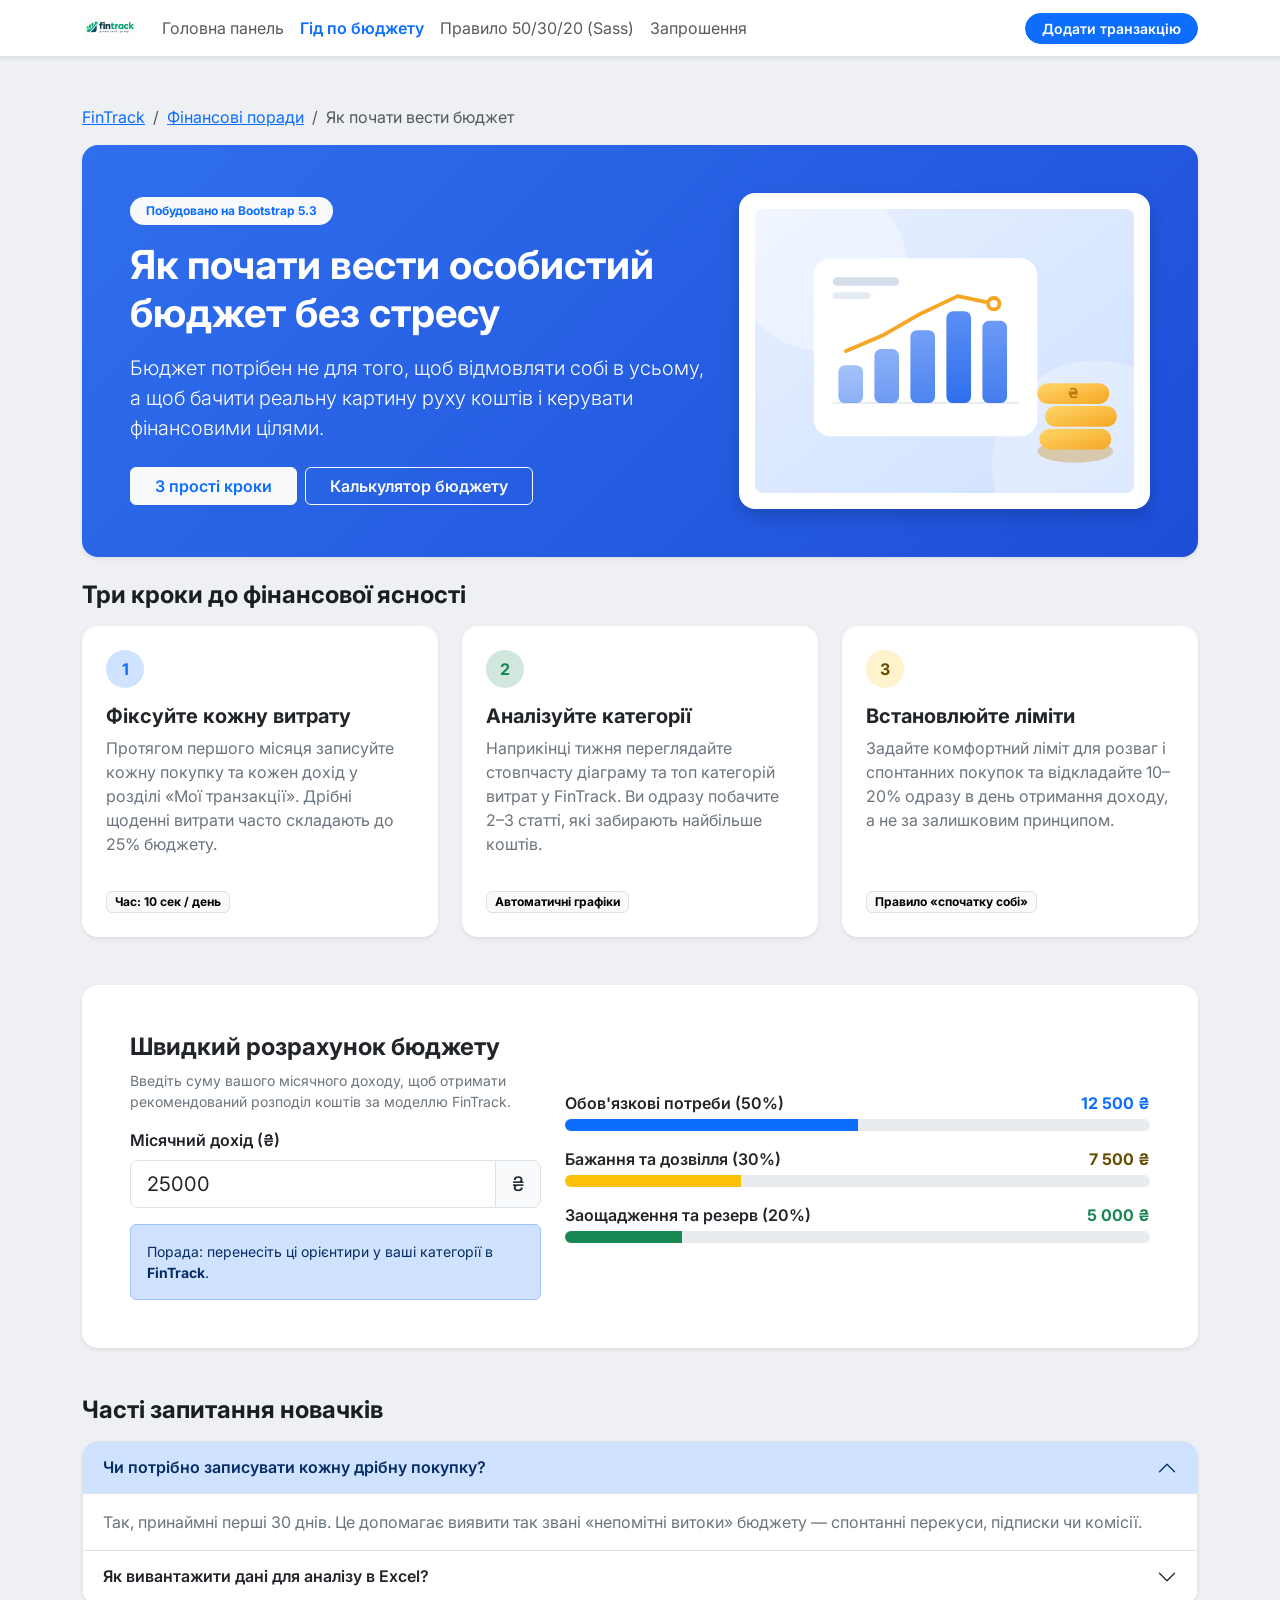
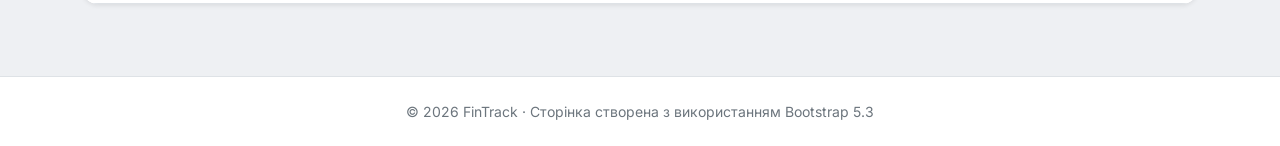
<file: pages/article-1.html>
<!DOCTYPE html>
<html lang="uk">
<head>
  <meta charset="UTF-8">
  <meta name="viewport" content="width=device-width, initial-scale=1.0">
  <title>Як почати вести бюджет (Bootstrap 5) | FinTrack</title>
  <!-- Підключення Bootstrap 5.3.3 з офіційної документації getbootstrap.com -->
  <link href="https://cdn.jsdelivr.net/npm/bootstrap@5.3.3/dist/css/bootstrap.min.css" rel="stylesheet" integrity="sha384-QWTKZyjpPEjISv5WaRU9OFeRpok6YctnYmDr5pNlyT2bRjXh0JMhjY6hW+ALEwIH" crossorigin="anonymous">
  <link rel="preconnect" href="https://fonts.googleapis.com">
  <link rel="preconnect" href="https://fonts.gstatic.com" crossorigin>
  <link href="https://fonts.googleapis.com/css2?family=Inter:wght@400;500;600;700&display=swap" rel="stylesheet">
  <style>
    body {
      font-family: "Inter", sans-serif;
      background-color: #eef0f3;
      color: #1a1d23;
    }
    .hero-card {
      background: linear-gradient(135deg, #2f6fed 0%, #1d4ed8 100%);
    }
    .step-badge {
      width: 38px;
      height: 38px;
      display: inline-flex;
      align-items: center;
      justify-content: center;
      font-weight: 700;
    }
  </style>
</head>
<body>

  <!-- Навігаційна панель Bootstrap -->
  <nav class="navbar navbar-expand-lg bg-white border-bottom sticky-top shadow-sm">
    <div class="container">
      <a class="navbar-brand d-flex align-items-center gap-2 fw-bold" href="../index.html">
        <img src="../images/logo.png" alt="FinTrack" height="28">
      </a>
      <button class="navbar-toggler" type="button" data-bs-toggle="collapse" data-bs-target="#bsMainNav" aria-controls="bsMainNav" aria-expanded="false" aria-label="Перемкнути навігацію">
        <span class="navbar-toggler-icon"></span>
      </button>
      <div class="collapse navbar-collapse" id="bsMainNav">
        <ul class="navbar-nav me-auto mb-2 mb-lg-0">
          <li class="nav-item">
            <a class="nav-link" href="../index.html#dashboard">Головна панель</a>
          </li>
          <li class="nav-item">
            <a class="nav-link active fw-semibold text-primary" aria-current="page" href="article-1.html">Гід по бюджету</a>
          </li>
          <li class="nav-item">
            <a class="nav-link" href="article-2.html">Правило 50/30/20 (Sass)</a>
          </li>
          <li class="nav-item">
            <a class="nav-link" href="invitation.html">Запрошення</a>
          </li>
        </ul>
        <a href="../index.html#transactions" class="btn btn-primary btn-sm rounded-pill px-3 fw-semibold">
          Додати транзакцію
        </a>
      </div>
    </div>
  </nav>

  <main class="container py-4 py-md-5">

    <!-- Хлібні крихти Bootstrap -->
    <nav aria-label="breadcrumb" class="mb-3">
      <ol class="breadcrumb">
        <li class="breadcrumb-item"><a href="../index.html">FinTrack</a></li>
        <li class="breadcrumb-item"><a href="../index.html#news">Фінансові поради</a></li>
        <li class="breadcrumb-item active" aria-current="page">Як почати вести бюджет</li>
      </ol>
    </nav>

    <!-- Hero-блок на основі сітки Bootstrap -->
    <section class="hero-card text-white rounded-4 p-4 p-md-5 mb-4 shadow-sm">
      <div class="row align-items-center g-4">
        <div class="col-lg-7">
          <span class="badge bg-light text-primary rounded-pill px-3 py-2 mb-3">
            Побудовано на Bootstrap 5.3
          </span>
          <h1 class="display-6 fw-bold mb-3">Як почати вести особистий бюджет без стресу</h1>
          <p class="lead opacity-90 mb-4">
            Бюджет потрібен не для того, щоб відмовляти собі в усьому, а щоб бачити реальну картину руху коштів і керувати фінансовими цілями.
          </p>
          <div class="d-flex flex-wrap gap-2">
            <a href="#steps" class="btn btn-light text-primary fw-semibold px-4">3 прості кроки</a>
            <a href="#calculator" class="btn btn-outline-light fw-semibold px-4">Калькулятор бюджету</a>
          </div>
        </div>
        <div class="col-lg-5">
          <div class="bg-white rounded-4 p-3 shadow">
            <img src="../images/tip1.svg" alt="Графік витрат і монети" class="img-fluid rounded-3">
          </div>
        </div>
      </div>
    </section>

    <!-- Сітка карток Bootstrap (3 кроки) -->
    <section id="steps" class="mb-5">
      <h2 class="h4 fw-bold mb-3">Три кроки до фінансової ясності</h2>
      <div class="row row-cols-1 row-cols-md-3 g-4">
        <div class="col">
          <div class="card h-100 border-0 shadow-sm rounded-4">
            <div class="card-body p-4">
              <div class="step-badge rounded-circle bg-primary-subtle text-primary mb-3">1</div>
              <h3 class="h5 card-title fw-bold">Фіксуйте кожну витрату</h3>
              <p class="card-text text-secondary">
                Протягом першого місяця записуйте кожну покупку та кожен дохід у розділі «Мої транзакції». Дрібні щоденні витрати часто складають до 25% бюджету.
              </p>
            </div>
            <div class="card-footer bg-transparent border-0 px-4 pb-4">
              <span class="badge text-bg-light border">Час: 10 сек / день</span>
            </div>
          </div>
        </div>

        <div class="col">
          <div class="card h-100 border-0 shadow-sm rounded-4">
            <div class="card-body p-4">
              <div class="step-badge rounded-circle bg-success-subtle text-success mb-3">2</div>
              <h3 class="h5 card-title fw-bold">Аналізуйте категорії</h3>
              <p class="card-text text-secondary">
                Наприкінці тижня переглядайте стовпчасту діаграму та топ категорій витрат у FinTrack. Ви одразу побачите 2–3 статті, які забирають найбільше коштів.
              </p>
            </div>
            <div class="card-footer bg-transparent border-0 px-4 pb-4">
              <span class="badge text-bg-light border">Автоматичні графіки</span>
            </div>
          </div>
        </div>

        <div class="col">
          <div class="card h-100 border-0 shadow-sm rounded-4">
            <div class="card-body p-4">
              <div class="step-badge rounded-circle bg-warning-subtle text-warning-emphasis mb-3">3</div>
              <h3 class="h5 card-title fw-bold">Встановлюйте ліміти</h3>
              <p class="card-text text-secondary">
                Задайте комфортний ліміт для розваг і спонтанних покупок та відкладайте 10–20% одразу в день отримання доходу, а не за залишковим принципом.
              </p>
            </div>
            <div class="card-footer bg-transparent border-0 px-4 pb-4">
              <span class="badge text-bg-light border">Правило «спочатку собі»</span>
            </div>
          </div>
        </div>
      </div>
    </section>

    <!-- Інтерактивний калькулятор на компонентах Bootstrap -->
    <section id="calculator" class="card border-0 shadow-sm rounded-4 p-4 p-md-5 mb-5">
      <div class="row g-4 align-items-center">
        <div class="col-lg-5">
          <h2 class="h4 fw-bold mb-2">Швидкий розрахунок бюджету</h2>
          <p class="text-secondary small mb-3">
            Введіть суму вашого місячного доходу, щоб отримати рекомендований розподіл коштів за моделлю FinTrack.
          </p>
          <label for="bs-income-input" class="form-label fw-semibold">Місячний дохід (₴)</label>
          <div class="input-group input-group-lg mb-3">
            <input type="number" id="bs-income-input" class="form-control" value="25000" min="0" step="500">
            <span class="input-group-text">₴</span>
          </div>
          <div class="alert alert-primary mb-0 small" role="alert">
            Порада: перенесіть ці орієнтири у ваші категорії в <strong>FinTrack</strong>.
          </div>
        </div>

        <div class="col-lg-7">
          <div class="mb-3">
            <div class="d-flex justify-content-between mb-1">
              <span class="fw-semibold">Обов'язкові потреби (50%)</span>
              <strong class="text-primary" id="calc-needs">12 500 ₴</strong>
            </div>
            <div class="progress" style="height: 12px;">
              <div class="progress-bar bg-primary" role="progressbar" style="width: 50%;" aria-valuenow="50" aria-valuemin="0" aria-valuemax="100"></div>
            </div>
          </div>

          <div class="mb-3">
            <div class="d-flex justify-content-between mb-1">
              <span class="fw-semibold">Бажання та дозвілля (30%)</span>
              <strong class="text-warning-emphasis" id="calc-wants">7 500 ₴</strong>
            </div>
            <div class="progress" style="height: 12px;">
              <div class="progress-bar bg-warning" role="progressbar" style="width: 30%;" aria-valuenow="30" aria-valuemin="0" aria-valuemax="100"></div>
            </div>
          </div>

          <div>
            <div class="d-flex justify-content-between mb-1">
              <span class="fw-semibold">Заощадження та резерв (20%)</span>
              <strong class="text-success" id="calc-savings">5 000 ₴</strong>
            </div>
            <div class="progress" style="height: 12px;">
              <div class="progress-bar bg-success" role="progressbar" style="width: 20%;" aria-valuenow="20" aria-valuemin="0" aria-valuemax="100"></div>
            </div>
          </div>
        </div>
      </div>
    </section>

    <!-- Акордеон Bootstrap (Часті запитання) -->
    <section class="mb-4">
      <h2 class="h4 fw-bold mb-3">Часті запитання новачків</h2>
      <div class="accordion shadow-sm rounded-4 overflow-hidden" id="budgetFaq">
        <div class="accordion-item">
          <h3 class="accordion-header">
            <button class="accordion-button fw-semibold" type="button" data-bs-toggle="collapse" data-bs-target="#faq1" aria-expanded="true" aria-controls="faq1">
              Чи потрібно записувати кожну дрібну покупку?
            </button>
          </h3>
          <div id="faq1" class="accordion-collapse collapse show" data-bs-parent="#budgetFaq">
            <div class="accordion-body text-secondary">
              Так, принаймні перші 30 днів. Це допомагає виявити так звані «непомітні витоки» бюджету — спонтанні перекуси, підписки чи комісії.
            </div>
          </div>
        </div>
        <div class="accordion-item">
          <h3 class="accordion-header">
            <button class="accordion-button collapsed fw-semibold" type="button" data-bs-toggle="collapse" data-bs-target="#faq2" aria-expanded="false" aria-controls="faq2">
              Як вивантажити дані для аналізу в Excel?
            </button>
          </h3>
          <div id="faq2" class="accordion-collapse collapse" data-bs-parent="#budgetFaq">
            <div class="accordion-body text-secondary">
              На головній сторінці FinTrack натисніть кнопку «Експорт CSV» у верхній панелі — файл автоматично збережеться у кодуванні UTF-8 з роздільником для Excel.
            </div>
          </div>
        </div>
      </div>
    </section>

  </main>

  <footer class="text-center text-secondary small py-4 border-top bg-white">
    <div class="container">
      &copy; 2026 FinTrack &middot; Сторінка створена з використанням Bootstrap 5.3
    </div>
  </footer>

  <!-- Bootstrap 5.3.3 JS Bundle -->
  <script src="https://cdn.jsdelivr.net/npm/bootstrap@5.3.3/dist/js/bootstrap.bundle.min.js" integrity="sha384-YvpcrYf0tY3lHB60NNkmXc5s9fDVZLESaAA55NDzOxhy9GkcIdslK1eN7N6jIeHz" crossorigin="anonymous"></script>
  <script>
    const incomeInput = document.getElementById('bs-income-input');
    const fmt = (v) => Math.round(v).toLocaleString('uk-UA') + ' ₴';
    function updateCalc() {
      const val = Math.max(0, Number(incomeInput.value) || 0);
      document.getElementById('calc-needs').textContent = fmt(val * 0.5);
      document.getElementById('calc-wants').textContent = fmt(val * 0.3);
      document.getElementById('calc-savings').textContent = fmt(val * 0.2);
    }
    incomeInput.addEventListener('input', updateCalc);
  </script>
</body>
</html>
</file>
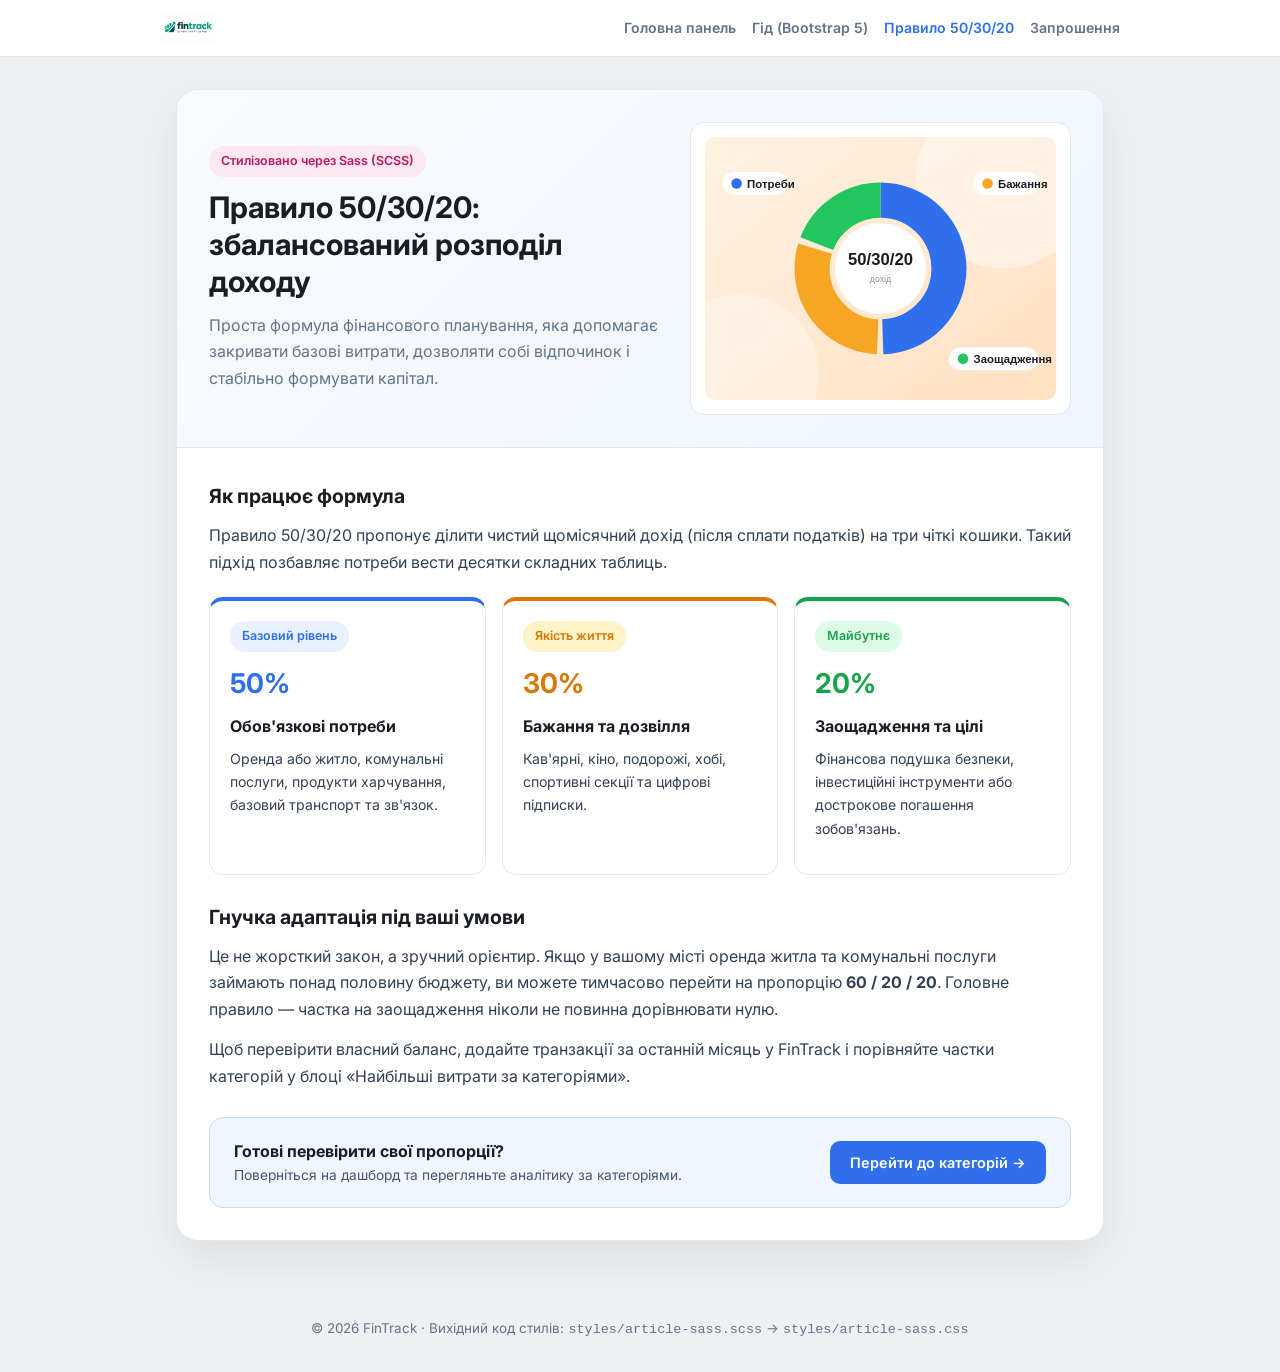
<file: pages/article-2.html>
<!DOCTYPE html>
<html lang="uk">
<head>
  <meta charset="UTF-8">
  <meta name="viewport" content="width=device-width, initial-scale=1.0">
  <title>Правило 50/30/20 (Sass / SCSS) | FinTrack</title>
  <link rel="preconnect" href="https://fonts.googleapis.com">
  <link rel="preconnect" href="https://fonts.gstatic.com" crossorigin>
  <link href="https://fonts.googleapis.com/css2?family=Inter:wght@400;500;600;700&display=swap" rel="stylesheet">
  <!-- Скомпільований файл зі стилів styles/article-sass.scss -->
  <link rel="stylesheet" href="../styles/article-sass.css">
</head>
<body>

  <header class="sass-nav">
    <div class="sass-nav__inner">
      <a href="../index.html" class="sass-nav__brand">
        <img src="../images/logo.png" alt="FinTrack">
      </a>
      <nav class="sass-nav__links" aria-label="Навігація сторінки">
        <a href="../index.html#dashboard">Головна панель</a>
        <a href="article-1.html">Гід (Bootstrap 5)</a>
        <a href="article-2.html" class="is-active">Правило 50/30/20</a>
        <a href="invitation.html">Запрошення</a>
      </nav>
    </div>
  </header>

  <main class="sass-layout">
    <article class="sass-article">
      <div class="sass-article__hero">
        <div>
          <span class="sass-article__tag">Стилізовано через Sass (SCSS)</span>
          <h1 class="sass-article__title">Правило 50/30/20: збалансований розподіл доходу</h1>
          <p class="sass-article__lead">
            Проста формула фінансового планування, яка допомагає закривати базові витрати, дозволяти собі відпочинок і стабільно формувати капітал.
          </p>
        </div>
        <div class="sass-article__media">
          <img src="../images/tip2.svg" alt="Кругова діаграма розподілу доходу 50/30/20">
        </div>
      </div>

      <div class="sass-article__body">
        <h2>Як працює формула</h2>
        <p>
          Правило 50/30/20 пропонує ділити чистий щомісячний дохід (після сплати податків) на три чіткі кошики. Такий підхід позбавляє потреби вести десятки складних таблиць.
        </p>

        <div class="bucket-grid">
          <section class="bucket-card bucket-card--needs">
            <span class="bucket-card__pill">Базовий рівень</span>
            <div class="bucket-card__pct">50%</div>
            <div class="bucket-card__name">Обов'язкові потреби</div>
            <p class="bucket-card__desc">
              Оренда або житло, комунальні послуги, продукти харчування, базовий транспорт та зв'язок.
            </p>
          </section>

          <section class="bucket-card bucket-card--wants">
            <span class="bucket-card__pill">Якість життя</span>
            <div class="bucket-card__pct">30%</div>
            <div class="bucket-card__name">Бажання та дозвілля</div>
            <p class="bucket-card__desc">
              Кав'ярні, кіно, подорожі, хобі, спортивні секції та цифрові підписки.
            </p>
          </section>

          <section class="bucket-card bucket-card--savings">
            <span class="bucket-card__pill">Майбутнє</span>
            <div class="bucket-card__pct">20%</div>
            <div class="bucket-card__name">Заощадження та цілі</div>
            <p class="bucket-card__desc">
              Фінансова подушка безпеки, інвестиційні інструменти або дострокове погашення зобов'язань.
            </p>
          </section>
        </div>

        <h2>Гнучка адаптація під ваші умови</h2>
        <p>
          Це не жорсткий закон, а зручний орієнтир. Якщо у вашому місті оренда житла та комунальні послуги займають понад половину бюджету, ви можете тимчасово перейти на пропорцію <strong>60 / 20 / 20</strong>. Головне правило — частка на заощадження ніколи не повинна дорівнювати нулю.
        </p>
        <p>
          Щоб перевірити власний баланс, додайте транзакції за останній місяць у FinTrack і порівняйте частки категорій у блоці «Найбільші витрати за категоріями».
        </p>

        <div class="sass-cta">
          <div>
            <strong>Готові перевірити свої пропорції?</strong>
            <div style="font-size:0.86rem;color:#475569;">Поверніться на дашборд та перегляньте аналітику за категоріями.</div>
          </div>
          <a href="../index.html#categories" class="sass-cta__btn">Перейти до категорій &rarr;</a>
        </div>
      </div>
    </article>
  </main>

  <footer class="sass-footer">
    &copy; 2026 FinTrack &middot; Вихідний код стилів: <code>styles/article-sass.scss</code> &rarr; <code>styles/article-sass.css</code>
  </footer>

</body>
</html>
</file>
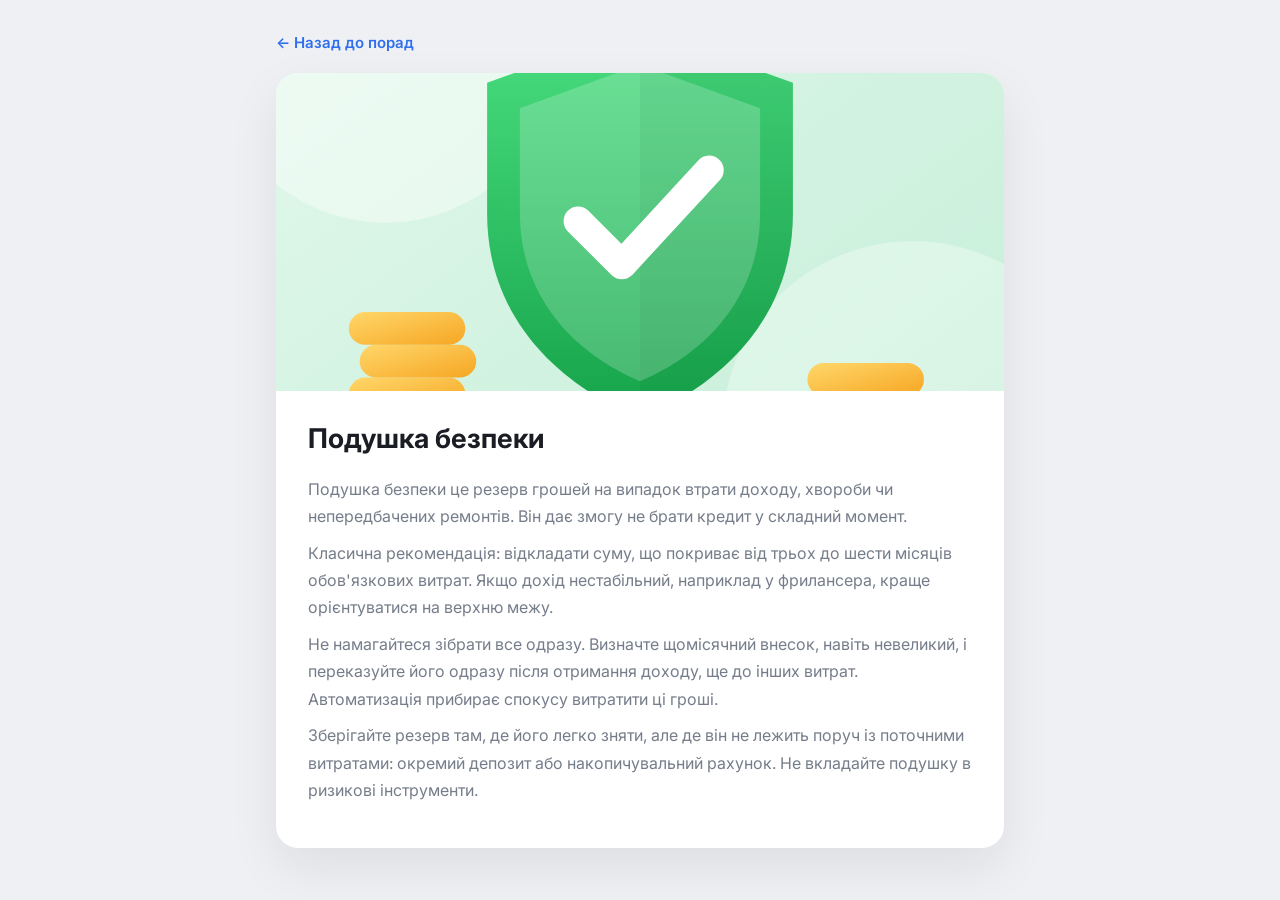
<file: pages/article-3.html>
<!DOCTYPE html>
<html lang="uk">
<head>
<meta charset="UTF-8">
<meta name="viewport" content="width=device-width, initial-scale=1.0">
<title>Подушка безпеки | FinTrack</title>
<link rel="preconnect" href="https://fonts.googleapis.com">
<link rel="preconnect" href="https://fonts.gstatic.com" crossorigin>
<link href="https://fonts.googleapis.com/css2?family=Inter:wght@400;500;600;700&display=swap" rel="stylesheet">
<link rel="stylesheet" href="../styles/main.css">
</head>
<body>
  <main class="article-page">
    <a class="article-back" href="../index.html#news">&larr; Назад до порад</a>
    <article class="article-card">
      <img src="../images/tip3.svg" alt="">
      <div class="article-body">
        <h1>Подушка безпеки</h1>
        <p>Подушка безпеки це резерв грошей на випадок втрати доходу, хвороби чи непередбачених ремонтів. Він дає змогу не брати кредит у складний момент.</p>
        <p>Класична рекомендація: відкладати суму, що покриває від трьох до шести місяців обов'язкових витрат. Якщо дохід нестабільний, наприклад у фрилансера, краще орієнтуватися на верхню межу.</p>
        <p>Не намагайтеся зібрати все одразу. Визначте щомісячний внесок, навіть невеликий, і переказуйте його одразу після отримання доходу, ще до інших витрат. Автоматизація прибирає спокусу витратити ці гроші.</p>
        <p>Зберігайте резерв там, де його легко зняти, але де він не лежить поруч із поточними витратами: окремий депозит або накопичувальний рахунок. Не вкладайте подушку в ризикові інструменти.</p>
      </div>
    </article>
  </main>
</body>
</html>
</file>
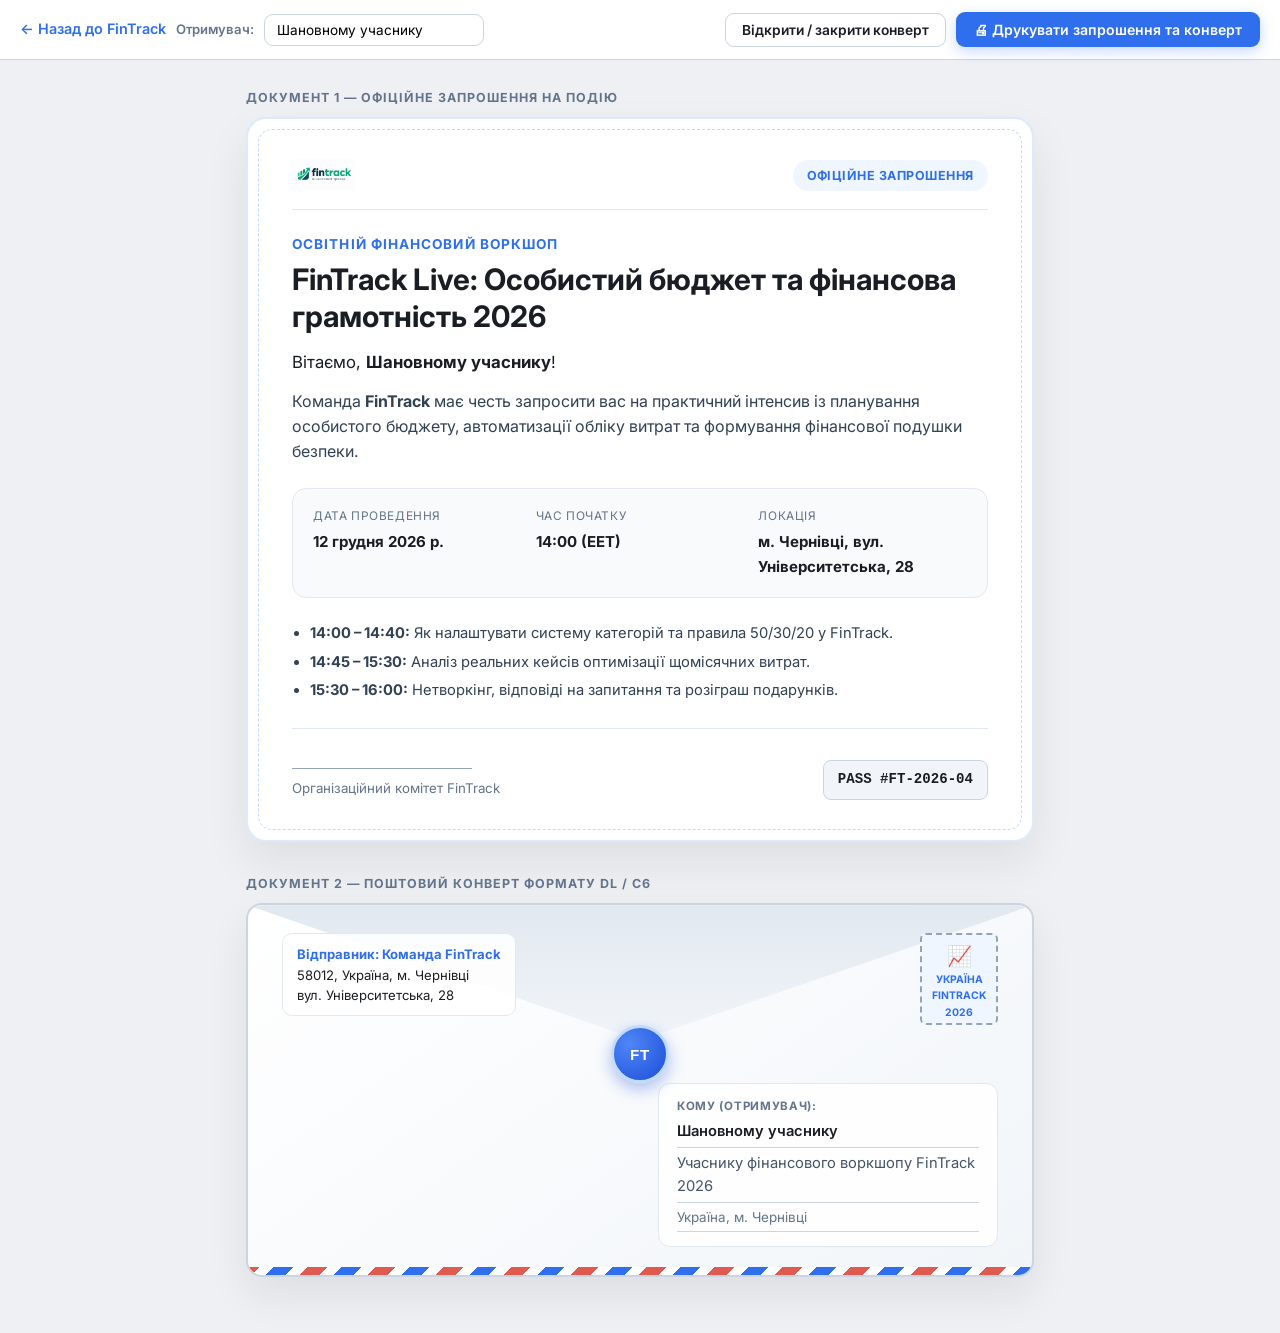
<file: pages/invitation.html>
<!DOCTYPE html>
<html lang="uk">
<head>
  <meta charset="UTF-8">
  <meta name="viewport" content="width=device-width, initial-scale=1.0">
  <title>Запрошення на подію та конверт | FinTrack</title>
  <link rel="preconnect" href="https://fonts.googleapis.com">
  <link rel="preconnect" href="https://fonts.gstatic.com" crossorigin>
  <link href="https://fonts.googleapis.com/css2?family=Inter:wght@400;500;600;700;800&display=swap" rel="stylesheet">
  <link rel="stylesheet" href="../styles/invitation.css">
</head>
<body>

  <!-- Верхня панель керування (не друкується) -->
  <header class="print-toolbar">
    <div class="toolbar-left">
      <a href="../index.html" class="back-link">&larr; Назад до FinTrack</a>
      <label for="guest-name-input" style="font-size:0.82rem;font-weight:600;color:#64748b;">Отримувач:</label>
      <input type="text" id="guest-name-input" class="guest-input" value="Шановному учаснику" placeholder="Введіть ім'я гостя…">
    </div>
    <div class="toolbar-right">
      <button type="button" id="toggle-envelope-btn" class="btn-tool">Відкрити / закрити конверт</button>
      <button type="button" id="print-doc-btn" class="btn-print">&#128424; Друкувати запрошення та конверт</button>
    </div>
  </header>

  <main class="sheet-container">

    <!-- 1. ДОКУМЕНТ ЗАПРОШЕННЯ -->
    <section aria-labelledby="inv-heading">
      <p class="doc-label">Документ 1 — Офіційне запрошення на подію</p>
      <article class="invitation-card">
        <div class="inv-header">
          <img src="../images/logo.png" alt="FinTrack">
          <span class="inv-badge">Офіційне запрошення</span>
        </div>

        <p class="inv-kicker">Освітній фінансовий воркшоп</p>
        <h1 class="inv-title" id="inv-heading">FinTrack Live: Особистий бюджет та фінансова грамотність 2026</h1>

        <p class="inv-recipient">
          Вітаємо, <strong id="inv-guest-display">Шановному учаснику</strong>!
        </p>
        <p class="inv-text">
          Команда <strong>FinTrack</strong> має честь запросити вас на практичний інтенсив із планування особистого бюджету, автоматизації обліку витрат та формування фінансової подушки безпеки.
        </p>

        <div class="inv-details">
          <div class="inv-detail-item">
            <span>Дата проведення</span>
            <strong>12 грудня 2026 р.</strong>
          </div>
          <div class="inv-detail-item">
            <span>Час початку</span>
            <strong>14:00 (EET)</strong>
          </div>
          <div class="inv-detail-item">
            <span>Локація</span>
            <strong>м. Чернівці, вул. Університетська, 28</strong>
          </div>
        </div>

        <ul class="inv-program">
          <li><strong>14:00 – 14:40:</strong> Як налаштувати систему категорій та правила 50/30/20 у FinTrack.</li>
          <li><strong>14:45 – 15:30:</strong> Аналіз реальних кейсів оптимізації щомісячних витрат.</li>
          <li><strong>15:30 – 16:00:</strong> Нетворкінг, відповіді на запитання та розіграш подарунків.</li>
        </ul>

        <div class="inv-footer">
          <div>
            <div class="inv-sign-line"></div>
            <small style="color:#64748b;">Організаційний комітет FinTrack</small>
          </div>
          <div class="inv-ticket-code">PASS #FT-2026-04</div>
        </div>
      </article>
    </section>

    <!-- 2. КОНВЕРТ ДЛЯ ЗАПРОШЕННЯ -->
    <section aria-labelledby="env-heading" class="envelope-wrapper">
      <p class="doc-label" id="env-heading">Документ 2 — Поштовий конверт формату DL / C6</p>
      <div class="envelope" id="event-envelope">
        <div class="envelope-flap" aria-hidden="true"></div>

        <div class="envelope-top">
          <div class="env-sender">
            <strong>Відправник: Команда FinTrack</strong>
            <span>58012, Україна, м. Чернівці</span><br>
            <span>вул. Університетська, 28</span>
          </div>

          <div class="postage-stamp" aria-label="Поштова марка FinTrack">
            <span>&#128200;</span>
            <div>УКРАЇНА<br>FINTRACK<br>2026</div>
          </div>
        </div>

        <button type="button" class="wax-seal" id="wax-seal-btn" title="Натисніть, щоб відкрити або закрити конверт" aria-label="Сургучна печатка FinTrack">
          FT
        </button>

        <div class="envelope-bottom">
          <div class="env-to-label">Кому (Отримувач):</div>
          <div class="env-line" id="env-guest-display">Шановному учаснику</div>
          <div class="env-line" style="font-weight:400;color:#475569;">Учаснику фінансового воркшопу FinTrack 2026</div>
          <div class="env-line" style="font-weight:400;color:#64748b;font-size:0.84rem;">Україна, м. Чернівці</div>
        </div>
      </div>
    </section>

  </main>

  <script>
    const guestInput = document.getElementById('guest-name-input');
    const invGuest = document.getElementById('inv-guest-display');
    const envGuest = document.getElementById('env-guest-display');
    const envelope = document.getElementById('event-envelope');

    guestInput.addEventListener('input', () => {
      const val = guestInput.value.trim() || 'Шановному учаснику';
      invGuest.textContent = val;
      envGuest.textContent = val;
    });

    function toggleEnvelope() {
      envelope.classList.toggle('is-open');
    }

    document.getElementById('wax-seal-btn').addEventListener('click', toggleEnvelope);
    document.getElementById('toggle-envelope-btn').addEventListener('click', toggleEnvelope);
    document.getElementById('print-doc-btn').addEventListener('click', () => window.print());
  </script>
</body>
</html>
</file>
<file: styles/article-sass.css>
/* Compiled from styles/article-sass.scss */
.sass-nav__inner, .sass-cta {
  display: flex;
  align-items: center;
  justify-content: space-between;
}

* {
  box-sizing: border-box;
}

body {
  margin: 0;
  font-family: "Inter", sans-serif;
  background: #eef0f3;
  color: #1a1d23;
  line-height: 1.65;
}

.sass-nav {
  background: #ffffff;
  border-bottom: 1px solid #e2e8f0;
  padding: 14px 20px;
}
.sass-nav__inner {
  max-width: 960px;
  margin: 0 auto;
  gap: 16px;
  flex-wrap: wrap;
}
.sass-nav__brand {
  display: inline-flex;
  align-items: center;
  gap: 10px;
  text-decoration: none;
}
.sass-nav__brand img {
  height: 28px;
  display: block;
}
.sass-nav__links {
  display: flex;
  align-items: center;
  gap: 16px;
  flex-wrap: wrap;
}
.sass-nav__links a {
  color: #64748b;
  text-decoration: none;
  font-size: 0.88rem;
  font-weight: 600;
  transition: color 0.2s ease;
}
.sass-nav__links a:hover, .sass-nav__links a.is-active {
  color: #2f6fed;
}

.sass-layout {
  max-width: 960px;
  margin: 0 auto;
  padding: 32px 16px 56px;
}

.sass-article {
  background: #ffffff;
  border: 1px solid #e2e8f0;
  border-radius: 22px;
  box-shadow: 0 18px 42px rgba(20, 24, 33, 0.08);
  padding: 0;
  overflow: hidden;
}
.sass-article__hero {
  display: grid;
  grid-template-columns: 1.2fr 1fr;
  gap: 24px;
  align-items: center;
  padding: 32px;
  background: linear-gradient(135deg, #f8fafc 0%, #eff6ff 100%);
  border-bottom: 1px solid #e2e8f0;
}
@media (max-width: 720px) {
  .sass-article__hero {
    grid-template-columns: 1fr;
    padding: 22px;
  }
}
.sass-article__tag {
  display: inline-flex;
  align-items: center;
  gap: 6px;
  padding: 5px 12px;
  border-radius: 999px;
  background: #fce7f3;
  color: #be185d;
  font-size: 0.78rem;
  font-weight: 600;
  margin-bottom: 12px;
}
.sass-article__title {
  margin: 0 0 12px;
  font-size: 1.85rem;
  line-height: 1.25;
}
@media (max-width: 480px) {
  .sass-article__title {
    font-size: 1.45rem;
  }
}
.sass-article__lead {
  margin: 0;
  color: #64748b;
  font-size: 1rem;
}
.sass-article__media {
  background: #ffffff;
  border: 1px solid #e2e8f0;
  border-radius: 14px;
  padding: 14px;
}
.sass-article__media img {
  width: 100%;
  display: block;
  border-radius: 10px;
}
.sass-article__body {
  padding: 32px;
}
@media (max-width: 480px) {
  .sass-article__body {
    padding: 22px 18px;
  }
}
.sass-article__body h2 {
  font-size: 1.22rem;
  margin: 26px 0 10px;
}
.sass-article__body h2:first-child {
  margin-top: 0;
}
.sass-article__body p {
  margin: 0 0 14px;
  color: #334155;
}

.bucket-grid {
  display: grid;
  grid-template-columns: repeat(3, 1fr);
  gap: 16px;
  margin: 22px 0;
}
@media (max-width: 720px) {
  .bucket-grid {
    grid-template-columns: 1fr;
  }
}

.bucket-card {
  border: 1px solid #e2e8f0;
  border-radius: 14px;
  padding: 20px;
  background: #ffffff;
  transition: transform 0.25s ease, box-shadow 0.25s ease;
}
.bucket-card:hover {
  transform: translateY(-3px);
  box-shadow: 0 12px 24px rgba(20, 24, 33, 0.08);
}
.bucket-card__pct {
  font-size: 1.7rem;
  font-weight: 700;
  margin-bottom: 6px;
}
.bucket-card__name {
  font-weight: 700;
  font-size: 1rem;
  margin-bottom: 8px;
}
.bucket-card__desc {
  margin: 0;
  font-size: 0.88rem;
  color: #64748b;
}

.bucket-card--needs {
  border-top: 4px solid #2f6fed;
}
.bucket-card--needs .bucket-card__pct {
  color: #2f6fed;
}
.bucket-card--needs .bucket-card__pill {
  display: inline-flex;
  align-items: center;
  gap: 6px;
  padding: 5px 12px;
  border-radius: 999px;
  background: #eaf1fe;
  color: #2f6fed;
  font-size: 0.78rem;
  font-weight: 600;
  margin-bottom: 10px;
}

.bucket-card--wants {
  border-top: 4px solid #d97706;
}
.bucket-card--wants .bucket-card__pct {
  color: #d97706;
}
.bucket-card--wants .bucket-card__pill {
  display: inline-flex;
  align-items: center;
  gap: 6px;
  padding: 5px 12px;
  border-radius: 999px;
  background: #fef3c7;
  color: #d97706;
  font-size: 0.78rem;
  font-weight: 600;
  margin-bottom: 10px;
}

.bucket-card--savings {
  border-top: 4px solid #16a34a;
}
.bucket-card--savings .bucket-card__pct {
  color: #16a34a;
}
.bucket-card--savings .bucket-card__pill {
  display: inline-flex;
  align-items: center;
  gap: 6px;
  padding: 5px 12px;
  border-radius: 999px;
  background: #dcfce7;
  color: #16a34a;
  font-size: 0.78rem;
  font-weight: 600;
  margin-bottom: 10px;
}

.sass-cta {
  gap: 16px;
  flex-wrap: wrap;
  margin-top: 28px;
  padding: 20px 24px;
  border-radius: 14px;
  background: #eff6ff;
  border: 1px solid #bfdbfe;
}
.sass-cta__btn {
  display: inline-block;
  background: #2f6fed;
  color: #ffffff;
  text-decoration: none;
  font-weight: 600;
  font-size: 0.9rem;
  padding: 10px 20px;
  border-radius: 10px;
  transition: background-color 0.2s ease;
}
.sass-cta__btn:hover {
  background: #1d4ed8;
}

.sass-footer {
  text-align: center;
  padding: 20px 16px 32px;
  color: #64748b;
  font-size: 0.84rem;
}
</file>
<file: styles/main.css>
/* =========================================================
   Токени дизайну (Світла та Темна теми)
   ========================================================= */
:root {
  --page-bg: #eef0f3;
  --surface: #ffffff;
  --surface-subtle: #f7f8fa;
  --surface-hover: #f5f6f8;
  --text: #1a1d23;
  --text-muted: #767d8a;
  --border: #ebedf0;

  --primary: #2f6fed;
  --primary-hover: #1f58c9;
  --primary-tint: #eaf1fe;

  --good: #22c55e;
  --good-tint: #d7f6e4;
  --warn-start: #f6b93b;
  --warn-end: #e05a4f;

  --radius-lg: 22px;
  --radius-md: 14px;
  --radius-sm: 9px;

  --shadow-shell: 0 20px 50px rgba(20, 24, 33, 0.08);
  --shadow-card: 0 1px 2px rgba(20, 24, 33, 0.04);

  --font: "Inter", sans-serif;
}

html[data-theme="dark"] {
  --page-bg: #0f131a;
  --surface: #171c26;
  --surface-subtle: #1e2533;
  --surface-hover: #242c3d;
  --text: #f1f5f9;
  --text-muted: #94a3b8;
  --border: #293245;

  --primary: #4f86f7;
  --primary-hover: #3b73e6;
  --primary-tint: rgba(79, 134, 247, 0.16);

  --shadow-shell: 0 20px 50px rgba(0, 0, 0, 0.45);
  --shadow-card: 0 2px 6px rgba(0, 0, 0, 0.25);
}

* { box-sizing: border-box; }

html { scroll-behavior: smooth; }

body {
  margin: 0;
  background: var(--page-bg);
  color: var(--text);
  font-family: var(--font);
  font-size: 15px;
  line-height: 1.5;
  transition: background-color 0.3s ease, color 0.3s ease;
}

h1, h2, h3 { font-family: var(--font); font-weight: 700; margin: 0 0 0.5em; }
h1 { font-size: 1.5rem; }
h2 { font-size: 1.1rem; }
h3 { font-size: 0.95rem; }
p { margin: 0 0 0.6em; }

a { color: var(--primary); text-decoration: none; transition: color 0.2s ease; }
a:hover { text-decoration: underline; }

img { max-width: 100%; display: block; }

button { font-family: var(--font); cursor: pointer; }

:focus-visible { outline: 3px solid var(--primary); outline-offset: 2px; }

.visually-hidden {
  position: absolute;
  width: 1px; height: 1px;
  overflow: hidden;
  clip: rect(0 0 0 0);
  white-space: nowrap;
}

/* =========================================================
   Анімації (Лаб. 4 — п. 7)
   ========================================================= */
@keyframes cardReveal {
  from {
    opacity: 0;
    transform: translateY(14px);
  }
  to {
    opacity: 1;
    transform: translateY(0);
  }
}

@keyframes dialogPop {
  from {
    opacity: 0;
    transform: scale(0.95) translateY(10px);
  }
  to {
    opacity: 1;
    transform: scale(1) translateY(0);
  }
}

@keyframes pulseGlow {
  0%, 100% { box-shadow: 0 6px 18px rgba(47, 111, 237, 0.28); }
  50% { box-shadow: 0 8px 24px rgba(47, 111, 237, 0.46); }
}

.anim-card {
  animation: cardReveal 0.5s cubic-bezier(0.22, 1, 0.36, 1) both;
  animation-delay: calc(var(--stagger, 0) * 60ms);
}

/* =========================================================
   Зовнішня "плаваюча" картка-застосунок
   ========================================================= */
.page {
  min-height: 100vh;
  display: flex;
  align-items: flex-start;
  justify-content: center;
  padding: 32px 16px 0;
}

.shell {
  width: 100%;
  max-width: 1180px;
  background: var(--surface);
  border-radius: var(--radius-lg);
  box-shadow: var(--shadow-shell);
  display: grid;
  grid-template-columns: 228px 1fr;
  overflow: hidden;
  transition: background-color 0.3s ease, box-shadow 0.3s ease;
}

/* =========================================================
   Мобільна верхня панель + Бургер-меню (Лаб. 4 — п. 4)
   ========================================================= */
.mobile-topbar {
  display: none;
  align-items: center;
  justify-content: space-between;
  padding: 12px 16px;
  border-bottom: 1px solid var(--border);
  background: var(--surface);
  position: sticky;
  top: 0;
  z-index: 60;
}
.mobile-topbar .logo img { height: 28px; width: auto; }
.mobile-topbar-actions {
  display: flex;
  align-items: center;
  gap: 8px;
}

.burger-btn {
  display: inline-flex;
  align-items: center;
  gap: 8px;
  border: 1px solid var(--border);
  background: var(--surface-subtle);
  color: var(--text);
  border-radius: var(--radius-sm);
  padding: 8px 12px;
  font-size: 0.85rem;
  font-weight: 600;
  transition: background-color 0.2s ease, border-color 0.2s ease;
}
.burger-btn:hover { background: var(--surface-hover); border-color: var(--primary); }

.burger-icon {
  display: inline-flex;
  flex-direction: column;
  justify-content: space-between;
  width: 18px;
  height: 13px;
}
.burger-icon span {
  display: block;
  height: 2px;
  width: 100%;
  background: currentColor;
  border-radius: 2px;
  transition: transform 0.28s ease, opacity 0.2s ease;
}
.burger-btn[aria-expanded="true"] .burger-icon span:nth-child(1) {
  transform: translateY(5.5px) rotate(45deg);
}
.burger-btn[aria-expanded="true"] .burger-icon span:nth-child(2) {
  opacity: 0;
}
.burger-btn[aria-expanded="true"] .burger-icon span:nth-child(3) {
  transform: translateY(-5.5px) rotate(-45deg);
}

.nav-backdrop {
  position: fixed;
  inset: 0;
  background: rgba(15, 20, 30, 0.48);
  backdrop-filter: blur(2px);
  z-index: 75;
  opacity: 0;
  transition: opacity 0.25s ease;
}
.nav-backdrop.is-visible { opacity: 1; }
.nav-backdrop[hidden] { display: none; }

/* =========================================================
   Сайдбар
   ========================================================= */
.sidebar {
  border-right: 1px solid var(--border);
  padding: 22px 14px;
  background: var(--surface);
  transition: background-color 0.3s ease, border-color 0.3s ease;
}

.sidebar-head {
  display: flex;
  align-items: center;
  justify-content: space-between;
  margin-bottom: 20px;
  padding: 0 10px;
}
.sidebar .logo { display: block; transition: transform 0.25s ease; }
.sidebar .logo:hover { transform: scale(1.03); }
.sidebar .logo img { height: 30px; width: auto; }
html[data-theme="dark"] .sidebar .logo img,
html[data-theme="dark"] .mobile-topbar .logo img {
  filter: brightness(1.15);
}

.sidebar-close-btn {
  display: none;
  border: 1px solid var(--border);
  background: var(--surface-subtle);
  color: var(--text);
  width: 32px;
  height: 32px;
  border-radius: 8px;
  font-size: 1rem;
  align-items: center;
  justify-content: center;
}

.sidebar ul {
  list-style: none;
  margin: 0 0 26px;
  padding: 0;
  display: flex;
  flex-direction: column;
  gap: 3px;
}

.sidebar a, .sidebar button {
  display: flex;
  align-items: center;
  gap: 10px;
  width: 100%;
  text-align: left;
  border: none;
  background: transparent;
  color: var(--text);
  font-size: 0.88rem;
  font-family: var(--font);
  padding: 9px 12px;
  border-radius: var(--radius-sm);
  transition: background-color 0.2s ease, color 0.2s ease, transform 0.2s ease;
}
.sidebar a:hover, .sidebar button:hover {
  background: var(--surface-hover);
  text-decoration: none;
  transform: translateX(2px);
}
.sidebar a[aria-current="page"] {
  background: var(--primary-tint);
  color: var(--primary);
  font-weight: 600;
}
.nav-icon { flex-shrink: 0; color: var(--text-muted); transition: color 0.2s ease; }
.sidebar a[aria-current="page"] .nav-icon,
.sidebar a:hover .nav-icon,
.sidebar button:hover .nav-icon { color: var(--primary); }

.sidebar h2 {
  font-size: 0.7rem;
  text-transform: uppercase;
  letter-spacing: 0.06em;
  color: var(--text-muted);
  font-weight: 600;
  padding: 0 12px;
  margin-bottom: 8px;
}

/* Підменю навігації */
.sidebar .has-submenu { position: relative; }

.sidebar .submenu {
  position: absolute;
  top: calc(100% + 2px);
  left: 12px;
  right: 0;
  z-index: 30;
  display: none;
  flex-direction: column;
  gap: 2px;
  margin: 0;
  padding: 6px;
  list-style: none;
  background: var(--surface);
  border: 1px solid var(--border);
  border-radius: var(--radius-md);
  box-shadow: 0 12px 30px rgba(20, 24, 33, 0.14);
}
.sidebar .has-submenu:hover > .submenu,
.sidebar .has-submenu.is-open > .submenu { display: flex; }

.sidebar .submenu a {
  font-size: 0.84rem;
  padding: 8px 12px;
  color: var(--text);
}
.sidebar .submenu a:hover { background: var(--primary-tint); color: var(--primary); }

.submenu-arrow {
  margin-left: auto;
  font-size: 0.8rem;
  color: var(--text-muted);
  transition: transform 0.2s ease;
}
.has-submenu:hover > a .submenu-arrow,
.has-submenu.is-open > a .submenu-arrow { transform: rotate(180deg); }

/* =========================================================
   Головна колонка та шапка
   ========================================================= */
.main { padding: 22px 26px 36px; min-width: 0; }

.main-header {
  display: flex;
  align-items: center;
  justify-content: space-between;
  gap: 14px;
  margin-bottom: 18px;
}
.main-header h1 { margin: 0; }

.main-header-actions {
  display: flex;
  align-items: center;
  gap: 14px;
}

/* Пошук */
.search-input-wrap { position: relative; display: flex; align-items: center; }

.header-search .search-input-wrap input {
  width: 215px;
  padding: 8px 42px 8px 16px;
  border: 1.5px solid var(--border);
  border-radius: 999px;
  background: var(--surface-subtle);
  font-family: var(--font);
  font-size: 0.86rem;
  color: var(--text);
  transition: width 0.3s ease, border-color 0.2s ease, box-shadow 0.2s ease, background-color 0.2s ease;
}
.header-search .search-input-wrap input::placeholder { color: var(--text-muted); }
.header-search .search-input-wrap input:focus {
  width: 265px;
  outline: none;
  background: var(--surface);
  border-color: var(--primary);
  box-shadow: 0 0 0 4px rgba(47, 111, 237, 0.14);
}
.search-input-wrap input::-webkit-search-cancel-button { appearance: none; }

.search-btn {
  position: absolute;
  right: 4px;
  top: 50%;
  transform: translateY(-50%);
  width: 30px;
  height: 30px;
  display: grid;
  place-items: center;
  border: none;
  border-radius: 50%;
  background: transparent;
  color: var(--text-muted);
  transition: background-color 0.2s ease, color 0.2s ease;
}
.search-btn:hover,
.search-input-wrap input:focus + .search-btn { background: var(--primary); color: #fff; }

/* Перемикач теми */
.theme-toggle-btn {
  width: 36px;
  height: 36px;
  border-radius: 50%;
  border: 1px solid var(--border);
  background: var(--surface-subtle);
  color: var(--text);
  display: inline-flex;
  align-items: center;
  justify-content: center;
  font-size: 1rem;
  transition: background-color 0.2s ease, transform 0.25s ease, border-color 0.2s ease;
}
.theme-toggle-btn:hover {
  background: var(--surface-hover);
  border-color: var(--primary);
  transform: rotate(15deg);
}

.download-link {
  display: inline-flex;
  align-items: center;
  gap: 6px;
  font-size: 0.85rem;
  color: var(--text);
  font-weight: 500;
  padding: 7px 12px;
  border-radius: 999px;
  border: 1px solid var(--border);
  background: var(--surface);
  transition: background-color 0.2s ease, border-color 0.2s ease;
}
.download-link:hover {
  background: var(--surface-hover);
  border-color: var(--primary);
  text-decoration: none;
}
.download-link img { width: 15px; height: 15px; }
html[data-theme="dark"] .download-link img { filter: invert(1); }

/* Кнопка Sign in (Лаб. 4 — п. 2, п. 3) */
.signin-btn {
  display: inline-flex;
  align-items: center;
  justify-content: center;
  gap: 7px;
  height: 38px;
  padding: 0 16px;
  border-radius: 999px;
  border: none;
  background: var(--primary);
  color: #fff;
  font-size: 0.85rem;
  font-weight: 600;
  box-shadow: 0 4px 12px rgba(47, 111, 237, 0.28);
  transition: background-color 0.2s ease, transform 0.2s ease, box-shadow 0.2s ease;
}
.signin-btn:hover {
  background: var(--primary-hover);
  transform: translateY(-1px);
  box-shadow: 0 6px 16px rgba(47, 111, 237, 0.38);
}
.signin-btn.is-logged {
  width: 38px;
  padding: 0;
  font-size: 0.82rem;
  font-weight: 700;
}
.signin-btn.is-logged .signin-icon { display: none; }

.logout-btn {
  border: 1px solid var(--border);
  background: transparent;
  color: var(--text);
  border-radius: 999px;
  padding: 7px 14px;
  font-size: 0.82rem;
  font-weight: 500;
  transition: background-color 0.2s ease;
}
.logout-btn[hidden] { display: none; }
.logout-btn:hover { background: var(--surface-hover); }

/* =========================================================
   Фільтри
   ========================================================= */
.filters {
  display: flex;
  gap: 12px;
  margin-bottom: 18px;
  flex-wrap: wrap;
}
.filters > div {
  background: var(--surface);
  border: 1px solid var(--border);
  border-radius: var(--radius-sm);
  padding: 8px 14px;
  display: flex;
  align-items: center;
  gap: 8px;
  transition: border-color 0.2s ease;
}
.filters > div:hover { border-color: var(--primary); }
.filters label {
  font-size: 0.8rem;
  color: var(--text-muted);
  font-weight: 500;
  margin: 0;
}
.filters select {
  border: none;
  font-family: var(--font);
  font-size: 0.85rem;
  font-weight: 600;
  background: transparent;
  color: var(--text);
  padding: 0;
  width: auto;
}

/* =========================================================
   Показники + графік
   ========================================================= */
.stats-block { margin-bottom: 18px; }

.stats-grid {
  display: grid;
  grid-template-columns: repeat(3, 1fr) 1.7fr;
  grid-auto-rows: auto;
  gap: 14px;
}

.stat-card,
.chart-card {
  background: var(--surface);
  border: 1px solid var(--border);
  border-radius: var(--radius-md);
  box-shadow: var(--shadow-card);
  padding: 16px 18px;
  transition: transform 0.25s ease, box-shadow 0.25s ease, border-color 0.25s ease;
}
.stat-card:hover,
.chart-card:hover {
  transform: translateY(-2px);
  box-shadow: 0 10px 24px rgba(20, 24, 33, 0.08);
  border-color: rgba(47, 111, 237, 0.35);
}

.stat-card h3 {
  font-size: 0.8rem;
  font-weight: 500;
  color: var(--text-muted);
  margin-bottom: 10px;
}

.stat-value {
  font-size: 1.5rem;
  font-weight: 700;
  margin: 0;
}
.stat-value--positive { color: var(--good); }
.stat-value--negative { color: #dc2626; }

.stat-card--sparkline .sparkline { height: 40px; margin-top: 8px; width: 100%; }
.sparkline svg { width: 100%; height: 100%; display: block; }

.chart-card { grid-column: 4; grid-row: 1 / 3; display: flex; flex-direction: column; }
.chart-card-head {
  display: flex;
  align-items: center;
  justify-content: space-between;
  gap: 10px;
  margin-bottom: 10px;
}
.chart-card-head h3 { margin: 0; font-size: 0.85rem; }
.chart-card-head select {
  border: 1px solid var(--border);
  border-radius: 999px;
  padding: 4px 10px;
  font-size: 0.78rem;
  font-family: var(--font);
  background: var(--surface);
  color: var(--text);
  width: auto;
  max-width: 60%;
}
.chart-figure { display: flex; flex-direction: column; flex: 1; align-items: stretch; margin: 0; }
.chart { position: relative; flex: 1; }
.chart svg { width: 100%; height: auto; display: block; }
.chart-grid { stroke: var(--border); stroke-width: 1; }
.chart-axis { fill: var(--text-muted); font-size: 9px; font-family: var(--font); }
.chart-track { fill: var(--surface-subtle); }
.chart-hit:hover { fill: rgba(47, 111, 237, 0.08); }
.chart-empty {
  position: absolute;
  inset: 0;
  display: flex;
  align-items: center;
  justify-content: center;
  text-align: center;
  padding: 0 28px;
  margin: 0;
  font-size: 0.82rem;
  color: var(--text-muted);
  pointer-events: none;
}
.chart-tip {
  position: absolute;
  z-index: 5;
  display: flex;
  flex-direction: column;
  gap: 2px;
  background: #1a1d23;
  color: #fff;
  font-size: 0.75rem;
  padding: 8px 10px;
  border-radius: 8px;
  white-space: nowrap;
  pointer-events: none;
}
.chart-tip[hidden] { display: none; }
.chart-tip strong { text-transform: capitalize; margin-bottom: 2px; }
.chart-legend {
  display: flex;
  gap: 16px;
  justify-content: center;
  margin-top: 8px;
  font-size: 0.78rem;
  color: var(--text-muted);
}
.chart-legend span { display: flex; align-items: center; gap: 6px; }
.dot { width: 9px; height: 9px; border-radius: 50%; display: inline-block; }
.dot--income { background: var(--primary); }
.dot--expense { background: linear-gradient(135deg, #f6b93b, #e05a4f); }

/* =========================================================
   Двоколонкові панелі (категорії / рейтинги)
   ========================================================= */
.two-col {
  display: grid;
  grid-template-columns: 1fr 1fr;
  gap: 14px;
  margin-bottom: 18px;
}

.panel {
  background: var(--surface);
  border: 1px solid var(--border);
  border-radius: var(--radius-md);
  box-shadow: var(--shadow-card);
  padding: 18px 20px;
  transition: transform 0.25s ease, box-shadow 0.25s ease;
}
.panel:hover { box-shadow: 0 8px 20px rgba(20, 24, 33, 0.06); }

.cat-icon {
  width: 42px;
  height: 42px;
  border-radius: 12px;
  display: grid;
  place-items: center;
  font-size: 1.15rem;
  flex-shrink: 0;
}
.topic-list .cat-icon { grid-row: 1 / 3; }
.panel-empty { color: var(--text-muted); font-size: 0.85rem; margin: 0; }

.topic-list {
  list-style: none;
  margin: 0;
  padding: 0;
  display: flex;
  flex-direction: column;
  gap: 16px;
}
.topic-list li {
  display: grid;
  grid-template-columns: 44px 1fr auto;
  grid-template-rows: auto auto;
  align-items: center;
  column-gap: 12px;
}
.topic-name { font-weight: 600; font-size: 0.88rem; }
.topic-pct {
  grid-row: 1 / 3;
  font-size: 0.85rem;
  font-weight: 600;
  text-align: right;
  white-space: nowrap;
}
.topic-pct small { display: block; font-weight: 400; color: var(--text-muted); font-size: 0.72rem; }

.bar {
  grid-column: 2;
  grid-row: 2;
  width: 100%;
  height: 7px;
  appearance: none;
  border: none;
  border-radius: 999px;
  overflow: hidden;
}
.bar::-webkit-progress-bar { background: var(--surface-subtle); border-radius: 999px; }
.bar::-webkit-progress-value { border-radius: 999px; }
.bar--warn::-webkit-progress-value { background: linear-gradient(90deg, var(--warn-start), var(--warn-end)); }
.bar--good::-webkit-progress-value { background: var(--good); }
.bar--warn::-moz-progress-bar { background: linear-gradient(90deg, var(--warn-start), var(--warn-end)); }
.bar--good::-moz-progress-bar { background: var(--good); }

.rank-list {
  list-style: none;
  margin: 0;
  padding: 0;
  display: flex;
  flex-direction: column;
  gap: 14px;
}
.rank-list li { display: flex; align-items: center; gap: 12px; }
.rank-info { display: flex; flex-direction: column; flex: 1; min-width: 0; }
.rank-name { font-weight: 600; font-size: 0.88rem; }
.rank-sub { font-size: 0.78rem; color: var(--text-muted); }
.rank-badge {
  display: flex;
  align-items: center;
  gap: 4px;
  font-weight: 700;
  font-size: 0.85rem;
  color: var(--good);
  flex-shrink: 0;
}
.rank-badge--down { color: #dc2626; }

/* =========================================================
   Картки-секції
   ========================================================= */
.card-section {
  background: var(--surface);
  border: 1px solid var(--border);
  border-radius: var(--radius-md);
  box-shadow: var(--shadow-card);
  padding: 20px 22px;
  margin-bottom: 18px;
}

.section-head { display: flex; align-items: center; gap: 10px; margin-bottom: 14px; }
.section-head h2 { margin: 0; }
.section-head-split {
  display: flex;
  align-items: flex-start;
  justify-content: space-between;
  gap: 12px;
  flex-wrap: wrap;
  margin-bottom: 14px;
}
.section-head-split h2 { margin-bottom: 4px; }
.section-head-split .section-note { margin: 0; }

.invite-banner-link {
  display: inline-flex;
  align-items: center;
  gap: 6px;
  background: var(--primary-tint);
  color: var(--primary);
  font-size: 0.82rem;
  font-weight: 600;
  padding: 8px 14px;
  border-radius: 999px;
  transition: background-color 0.2s ease, transform 0.2s ease;
}
.invite-banner-link:hover {
  background: var(--primary);
  color: #fff;
  text-decoration: none;
  transform: translateY(-1px);
}

.count-pill {
  background: var(--primary-tint);
  color: var(--primary);
  font-size: 0.75rem;
  font-weight: 600;
  padding: 3px 10px;
  border-radius: 999px;
}
.count-pill[hidden] { display: none; }

/* =========================================================
   Транзакції
   ========================================================= */
.tx-guest {
  text-align: center;
  background: var(--surface-subtle);
  border: 1px dashed var(--border);
  border-radius: var(--radius-md);
  padding: 28px 16px;
}
.tx-guest p { color: var(--text-muted); margin: 0 0 12px; }
.tx-guest[hidden] { display: none; }

.tx-form {
  display: grid;
  grid-template-columns: 2fr 1.3fr 1fr 1fr 1.2fr auto;
  gap: 12px;
  align-items: end;
  background: var(--surface-subtle);
  border: 1px solid var(--border);
  border-radius: var(--radius-md);
  padding: 14px 16px;
  margin-bottom: 6px;
}
.tx-field { margin: 0; min-width: 0; }
.tx-field label { color: var(--text-muted); font-weight: 500; font-size: 0.76rem; }
.tx-form input,
.tx-form select { background: var(--surface); }
.tx-form .btn-primary { height: 40px; padding: 0 22px; }

.tx-list { list-style: none; margin: 8px 0 0; padding: 0; display: flex; flex-direction: column; gap: 8px; }
.tx-row {
  display: grid;
  grid-template-columns: 42px 1fr auto auto 32px;
  align-items: center;
  gap: 14px;
  padding: 10px 14px;
  border: 1px solid var(--border);
  border-radius: var(--radius-md);
  background: var(--surface);
  transition: background-color 0.15s ease, border-color 0.15s ease, transform 0.15s ease;
}
.tx-row:hover { background: var(--surface-hover); border-color: rgba(47, 111, 237, 0.35); }
.tx-main { display: flex; flex-direction: column; min-width: 0; }
.tx-title { font-weight: 600; font-size: 0.92rem; overflow: hidden; text-overflow: ellipsis; white-space: nowrap; }
.tx-meta { font-size: 0.78rem; color: var(--text-muted); }
.tx-chip {
  background: var(--surface-subtle);
  color: var(--text-muted);
  font-size: 0.75rem;
  font-weight: 500;
  padding: 4px 11px;
  border-radius: 999px;
}
.tx-amount { font-weight: 700; font-size: 0.95rem; white-space: nowrap; text-align: right; min-width: 96px; }
.amount--positive { color: var(--good); }
.amount--negative { color: #dc2626; }

.row-delete {
  border: none;
  background: transparent;
  color: var(--text-muted);
  font-size: 1.2rem;
  line-height: 1;
  border-radius: 50%;
  width: 28px;
  height: 28px;
  opacity: 0.55;
  transition: background-color 0.15s ease, color 0.15s ease, opacity 0.15s ease;
}
.tx-row:hover .row-delete { opacity: 1; }
.row-delete:hover { background: #fee2e2; color: #dc2626; }

/* =========================================================
   Картки порад (Лаб. 3 + бейджі технологій)
   ========================================================= */
.section-note { margin: -4px 0 14px; color: var(--text-muted); font-size: 0.82rem; }

.tip-list {
  list-style: none;
  margin: 0;
  padding: 0;
  display: grid;
  grid-template-columns: repeat(auto-fit, minmax(220px, 1fr));
  gap: 18px;
}
.tip-card {
  height: 100%;
  display: flex;
  flex-direction: column;
  border: 1px solid var(--border);
  border-radius: var(--radius-md);
  overflow: hidden;
  background: var(--surface);
  transition: box-shadow 0.25s ease, transform 0.25s ease;
}
.tip-card:hover,
.tip-card:focus-within {
  box-shadow: 0 14px 30px rgba(20, 24, 33, 0.12);
  transform: translateY(-4px);
}

.tip-media {
  position: relative;
  aspect-ratio: 4 / 3;
  background: linear-gradient(135deg, #eef3ff, #dbe6ff);
  overflow: hidden;
}
.tip-media img {
  width: 100%;
  height: 100%;
  object-fit: cover;
  opacity: 0.12;
  transform: scale(1.06);
  transition: opacity 0.45s ease, transform 0.6s ease;
}
.tip-title {
  position: absolute;
  inset: 0;
  display: flex;
  align-items: center;
  justify-content: center;
  margin: 0;
  padding: 18px;
  text-align: center;
  font-size: 1.12rem;
  line-height: 1.3;
  color: #1c2b4a;
  transition: opacity 0.3s ease, transform 0.3s ease;
}
.tip-card:hover .tip-media img,
.tip-card:focus-within .tip-media img { opacity: 1; transform: scale(1); }
.tip-card:hover .tip-title,
.tip-card:focus-within .tip-title { opacity: 0; transform: translateY(-10px); }

.tip-body { padding: 14px 16px 16px; display: flex; flex-direction: column; gap: 8px; flex: 1; }
.tip-body p { margin: 0; font-size: 0.86rem; color: var(--text-muted); }
.tip-body a { margin-top: auto; font-weight: 600; font-size: 0.86rem; }

.tech-tag {
  align-self: flex-start;
  font-size: 0.7rem;
  font-weight: 600;
  padding: 2px 9px;
  border-radius: 999px;
  background: var(--primary-tint);
  color: var(--primary);
}
.tech-tag--sass {
  background: #fce7f3;
  color: #be185d;
}

@media (hover: none) {
  .tip-media img { opacity: 1; transform: none; }
  .tip-title {
    align-items: flex-end;
    justify-content: flex-start;
    text-align: left;
    color: #fff;
    background: linear-gradient(to top, rgba(14, 24, 48, 0.72), rgba(14, 24, 48, 0) 62%);
    font-size: 1rem;
  }
}

/* =========================================================
   Карусель відгуків у секції зворотного зв'язку (Лаб. 4 — п. 6)
   ========================================================= */
.carousel-header {
  display: flex;
  align-items: center;
  justify-content: space-between;
  gap: 12px;
  margin-bottom: 14px;
}
.carousel-header h2 { margin-bottom: 4px; }
.carousel-header .section-note { margin: 0; }

.carousel-controls {
  display: flex;
  gap: 8px;
  flex-shrink: 0;
}
.carousel-btn {
  width: 38px;
  height: 38px;
  border-radius: 50%;
  border: 1px solid var(--border);
  background: var(--surface-subtle);
  color: var(--text);
  font-size: 1.4rem;
  line-height: 1;
  display: inline-flex;
  align-items: center;
  justify-content: center;
  transition: background-color 0.2s ease, color 0.2s ease, border-color 0.2s ease, transform 0.2s ease;
}
.carousel-btn:hover {
  background: var(--primary);
  color: #fff;
  border-color: var(--primary);
  transform: scale(1.06);
}

.reviews-carousel {
  position: relative;
  margin-bottom: 18px;
}
.reviews-viewport {
  overflow: hidden;
  border-radius: var(--radius-md);
}
.reviews-track {
  display: flex;
  transition: transform 0.45s cubic-bezier(0.22, 1, 0.36, 1);
  will-change: transform;
}
.review-slide {
  flex: 0 0 50%;
  padding: 0 8px;
  min-width: 0;
}
.review-card {
  height: 100%;
  display: flex;
  flex-direction: column;
  justify-content: space-between;
  background: var(--surface-subtle);
  border: 1px solid var(--border);
  border-radius: var(--radius-md);
  padding: 18px 20px;
  transition: border-color 0.25s ease, transform 0.25s ease, box-shadow 0.25s ease;
}
.review-card:hover {
  border-color: var(--primary);
  transform: translateY(-2px);
  box-shadow: 0 8px 20px rgba(20, 24, 33, 0.06);
}
.review-top {
  display: flex;
  align-items: center;
  gap: 12px;
  margin-bottom: 12px;
}
.review-avatar {
  width: 42px;
  height: 42px;
  border-radius: 50%;
  display: grid;
  place-items: center;
  font-weight: 700;
  font-size: 0.88rem;
  flex-shrink: 0;
}
.review-author {
  display: block;
  font-size: 0.92rem;
  line-height: 1.25;
}
.review-role {
  display: block;
  font-size: 0.76rem;
  color: var(--text-muted);
}
.review-stars {
  margin-left: auto;
  color: #f59e0b;
  font-size: 0.92rem;
  letter-spacing: 1px;
  flex-shrink: 0;
}
.review-text {
  font-size: 0.88rem;
  line-height: 1.55;
  color: var(--text);
  margin: 0 0 12px;
}
.review-date {
  font-size: 0.74rem;
  color: var(--text-muted);
}

.carousel-dots {
  display: flex;
  justify-content: center;
  gap: 8px;
  margin-top: 12px;
}
.carousel-dot {
  width: 9px;
  height: 9px;
  border-radius: 999px;
  border: none;
  padding: 0;
  background: var(--border);
  transition: width 0.25s ease, background-color 0.25s ease;
}
.carousel-dot.is-active {
  width: 24px;
  background: var(--primary);
}

.section-divider {
  border: none;
  border-top: 1px solid var(--border);
  margin: 20px 0;
}
.feedback-subhead {
  font-size: 0.98rem;
  margin-bottom: 12px;
}
.feedback-grid {
  display: grid;
  grid-template-columns: 1fr 1fr;
  gap: 12px;
}
.feedback-grid > div { margin-bottom: 0; }

/* =========================================================
   Форми + Чиста HTML/CSS валідація (Лаб. 4 — Дод. завдання 1*)
   ========================================================= */
.simple-form div,
dialog form div { margin-bottom: 14px; }

label {
  display: block;
  font-size: 0.82rem;
  font-weight: 600;
  margin-bottom: 5px;
}

input[type="text"],
input[type="email"],
input[type="password"],
input[type="number"],
input[type="date"],
textarea,
select {
  width: 100%;
  padding: 9px 12px;
  border: 1.5px solid var(--border);
  border-radius: var(--radius-sm);
  font-family: var(--font);
  font-size: 0.88rem;
  background: var(--surface);
  color: var(--text);
  transition: border-color 0.2s ease, box-shadow 0.2s ease, background-color 0.2s ease;
}
textarea { resize: vertical; }

input:focus,
textarea:focus,
select:focus {
  outline: none;
  border-color: var(--primary);
  box-shadow: 0 0 0 3px rgba(47, 111, 237, 0.14);
}

/* Чиста HTML5 + CSS валідація без JavaScript */
.auth-subtitle {
  font-size: 0.8rem;
  color: var(--text-muted);
  margin: -4px 0 14px;
}

.val-field { margin-bottom: 14px; }

.input-status-wrap {
  position: relative;
  display: flex;
  align-items: center;
}
.input-status-wrap input {
  padding-right: 62px;
}
.input-status-wrap input[type="email"] {
  padding-right: 36px;
}

.pwd-toggle {
  position: absolute;
  right: 30px;
  top: 50%;
  transform: translateY(-50%);
  border: none;
  background: transparent;
  color: var(--text-muted);
  font-size: 0.95rem;
  padding: 2px 5px;
  line-height: 1;
}
.pwd-toggle:hover { color: var(--primary); }

.val-badge {
  position: absolute;
  right: 10px;
  top: 50%;
  transform: translateY(-50%);
  font-size: 0.85rem;
  font-weight: 700;
  pointer-events: none;
}

.css-val-hint {
  display: block;
  font-size: 0.75rem;
  color: var(--text-muted);
  margin-top: 4px;
  min-height: 1.1em;
  transition: color 0.2s ease;
}

/* Коли поле не порожнє (:not(:placeholder-shown)) і невалідне (:invalid) */
.validated-form input:not(:placeholder-shown):invalid {
  border-color: #dc2626;
  background-color: rgba(220, 38, 38, 0.04);
}
.validated-form input:not(:placeholder-shown):invalid:focus {
  box-shadow: 0 0 0 3px rgba(220, 38, 38, 0.16);
}
.validated-form input:not(:placeholder-shown):invalid ~ .val-badge::after {
  content: "!";
  display: inline-grid;
  place-items: center;
  width: 18px;
  height: 18px;
  border-radius: 50%;
  background: #dc2626;
  color: #fff;
  font-size: 0.72rem;
}
.val-field:has(input:not(:placeholder-shown):invalid) .css-val-hint {
  color: #dc2626;
  font-weight: 500;
}
.val-field:has(input:not(:placeholder-shown):invalid) .css-val-hint::after {
  content: " — " attr(data-error);
}

/* Коли поле не порожнє і валідне (:valid) */
.validated-form input:not(:placeholder-shown):valid {
  border-color: #16a34a;
  background-color: rgba(22, 163, 74, 0.04);
}
.validated-form input:not(:placeholder-shown):valid:focus {
  box-shadow: 0 0 0 3px rgba(22, 163, 74, 0.16);
}
.validated-form input:not(:placeholder-shown):valid ~ .val-badge::after {
  content: "✓";
  display: inline-grid;
  place-items: center;
  width: 18px;
  height: 18px;
  border-radius: 50%;
  background: #16a34a;
  color: #fff;
  font-size: 0.72rem;
}
.val-field:has(input:not(:placeholder-shown):valid) .css-val-hint {
  color: #16a34a;
}
.val-field:has(input:not(:placeholder-shown):valid) .css-val-hint::after {
  content: " — " attr(data-ok);
}

/* Візуальний стан кнопки відправки через CSS :has(input:invalid) */
.validated-form:has(input:invalid) button[type="submit"] {
  opacity: 0.72;
}
.validated-form:not(:has(input:invalid)) button[type="submit"] {
  opacity: 1;
  box-shadow: 0 4px 14px rgba(47, 111, 237, 0.32);
}

.form-msg {
  min-height: 1.2em;
  margin: 4px 0 10px;
  font-size: 0.82rem;
  color: #dc2626;
}
.form-msg--ok { color: #16a34a; }

fieldset {
  border: 1px solid var(--border);
  border-radius: var(--radius-sm);
  padding: 12px 14px;
  margin: 0 0 14px;
}
legend { font-size: 0.82rem; font-weight: 600; padding: 0 6px; }
fieldset div { display: flex; align-items: center; gap: 8px; margin-bottom: 7px; }
fieldset label { margin: 0; font-weight: 400; }
fieldset input { width: auto; }

.simple-form button[type="submit"],
dialog button[type="submit"] {
  background: var(--primary);
  color: #fff;
  border: none;
  border-radius: var(--radius-sm);
  padding: 9px 18px;
  font-weight: 600;
  margin-right: 8px;
  transition: background-color 0.2s ease, opacity 0.2s ease, transform 0.15s ease;
}
.simple-form button[type="submit"]:hover,
dialog button[type="submit"]:hover { background: var(--primary-hover); }

.simple-form button[type="reset"],
dialog button[type="reset"] {
  background: transparent;
  border: 1px solid var(--border);
  border-radius: var(--radius-sm);
  padding: 9px 18px;
  color: var(--text);
  transition: background-color 0.2s ease;
}
.simple-form button[type="reset"]:hover,
dialog button[type="reset"]:hover { background: var(--surface-hover); }

/* =========================================================
   Кнопки загальні
   ========================================================= */
.btn-primary,
.btn-ghost,
.btn-danger {
  font-family: var(--font);
  font-size: 0.88rem;
  font-weight: 600;
  border-radius: var(--radius-sm);
  padding: 10px 18px;
  cursor: pointer;
  transition: background-color 0.15s ease, border-color 0.15s ease, transform 0.15s ease;
}
.btn-primary { background: var(--primary); color: #fff; border: 1px solid var(--primary); }
.btn-primary:hover { background: var(--primary-hover); }
.btn-ghost { background: transparent; color: var(--text); border: 1px solid var(--border); }
.btn-ghost:hover { background: var(--surface-hover); }
.btn-danger { background: #fff5f5; color: #dc2626; border: 1px solid #fecaca; }
.btn-danger:hover { background: #fee2e2; }

/* =========================================================
   Модалки
   ========================================================= */
dialog {
  border: 1px solid var(--border);
  border-radius: var(--radius-md);
  padding: 26px;
  width: min(440px, 92vw);
  background: var(--surface);
  color: var(--text);
  box-shadow: var(--shadow-shell);
}
dialog[open] {
  animation: dialogPop 0.28s cubic-bezier(0.22, 1, 0.36, 1) both;
}
dialog::backdrop {
  background: rgba(17, 20, 26, 0.52);
  backdrop-filter: blur(2px);
}
.dialog-close {
  float: right;
  border: none;
  background: transparent;
  font-size: 1.4rem;
  line-height: 1;
  color: var(--text-muted);
  transition: color 0.2s ease, transform 0.2s ease;
}
.dialog-close:hover { color: var(--text); transform: rotate(90deg); }
dialog h2 { clear: both; }
dialog h3 {
  margin-top: 20px;
  padding-top: 14px;
  border-top: 1px solid var(--border);
}
dialog h3:first-of-type { margin-top: 0; padding-top: 0; border-top: none; }

.settings-block { padding: 16px 0; border-top: 1px solid var(--border); }
.settings-block:first-of-type { border-top: none; padding-top: 4px; }
.settings-block h3 { margin: 0 0 10px; font-size: 0.9rem; }
.settings-row { display: flex; justify-content: space-between; gap: 12px; margin: 0 0 8px; font-size: 0.88rem; }
.settings-row span { color: var(--text-muted); }
.settings-row strong { font-weight: 600; word-break: break-all; text-align: right; }
.settings-hint { color: var(--text-muted); font-size: 0.82rem; margin: 0 0 12px; }
dialog .settings-block h3 { border-top: none; padding-top: 0; margin-top: 0; }

/* =========================================================
   Кнопка "Нагору" з плавним переходом (Лаб. 4 — п. 5)
   ========================================================= */
.scroll-up {
  position: fixed;
  left: 24px;
  bottom: 24px;
  width: 46px;
  height: 46px;
  border-radius: 50%;
  background: var(--primary);
  color: #fff;
  display: flex;
  align-items: center;
  justify-content: center;
  box-shadow: 0 6px 18px rgba(47, 111, 237, 0.35);
  z-index: 100;
  opacity: 0;
  transform: translateY(16px) scale(0.9);
  transition:
    opacity 0.35s cubic-bezier(0.22, 1, 0.36, 1),
    transform 0.35s cubic-bezier(0.22, 1, 0.36, 1),
    background-color 0.25s ease,
    box-shadow 0.25s ease;
}
.scroll-up[hidden] { display: none; }
.scroll-up.is-visible {
  opacity: 1;
  transform: translateY(0) scale(1);
}
.scroll-up:hover {
  background: var(--primary-hover);
  transform: translateY(-4px) scale(1.06);
  box-shadow: 0 10px 24px rgba(47, 111, 237, 0.45);
  text-decoration: none;
}
.scroll-up:active {
  transform: translateY(-1px) scale(0.98);
}
.scroll-up-arrow {
  display: block;
  width: 13px;
  height: 13px;
  border-top: 3px solid #fff;
  border-left: 3px solid #fff;
  transform: translateY(3px) rotate(45deg);
}

/* =========================================================
   Сторінки статей (базові стилі для article-3)
   ========================================================= */
.article-page { max-width: 760px; margin: 0 auto; padding: 32px 16px 48px; }
.article-card {
  background: var(--surface);
  border-radius: var(--radius-lg);
  box-shadow: var(--shadow-shell);
  overflow: hidden;
}
.article-card img { width: 100%; aspect-ratio: 16 / 7; object-fit: cover; }
.article-body { padding: 28px 32px 34px; }
.article-body h1 { font-size: 1.7rem; margin-bottom: 0.6em; }
.article-body p { font-size: 1rem; line-height: 1.7; color: var(--text-muted); }
.article-back { display: inline-block; margin-bottom: 18px; font-weight: 600; }

/* =========================================================
   Підвал
   ========================================================= */
.site-footer {
  text-align: center;
  padding: 22px 16px 32px;
  color: var(--text-muted);
  font-size: 0.82rem;
}

/* =========================================================
   Медіа-запити для гнучкості дизайну (Лаб. 4 — п. 1, п. 2, п. 4)
   ========================================================= */
@media (max-width: 1100px) {
  .stats-grid { grid-template-columns: repeat(3, 1fr); }
  .chart-card { grid-column: 1 / 4; grid-row: 3; }
  .tx-form { grid-template-columns: 1fr 1fr 1fr; }
  .tx-field--wide { grid-column: 1 / 3; }
  .tx-form .btn-primary { grid-column: 3; }
}

@media (max-width: 760px) {
  .shell { grid-template-columns: 1fr; }

  /* Показуємо мобільну шапку з бургер-кнопкою */
  .mobile-topbar { display: flex; }
  .theme-toggle-btn--desktop { display: none; }

  /* Адаптивне виїзне меню (drawer) */
  .sidebar {
    position: fixed;
    top: 0;
    left: 0;
    bottom: 0;
    width: min(290px, 82vw);
    z-index: 85;
    border-right: 1px solid var(--border);
    overflow-y: auto;
    transform: translateX(-105%);
    transition: transform 0.32s cubic-bezier(0.22, 1, 0.36, 1), visibility 0.32s;
    visibility: hidden;
    box-shadow: 16px 0 40px rgba(15, 20, 30, 0.22);
  }
  .sidebar.is-mobile-open {
    transform: translateX(0);
    visibility: visible;
  }
  .sidebar-close-btn { display: inline-flex; }

  /* У мобільному меню підменю розкриваються в потоці */
  .sidebar .submenu {
    position: static;
    box-shadow: none;
    border: none;
    border-left: 2px solid var(--primary-tint);
    border-radius: 0;
    margin: 2px 0 4px 18px;
    padding: 2px 0 2px 8px;
  }

  /* НЕРУХОМА кнопка Sign in на пристроях малих розмірів (Лаб. 4 — п. 2) */
  .signin-btn {
    position: fixed;
    right: 20px;
    bottom: 24px;
    z-index: 105;
    height: 46px;
    padding: 0 20px;
    font-size: 0.9rem;
    animation: pulseGlow 3s infinite ease-in-out;
  }
  .signin-btn.is-logged {
    width: 46px;
    height: 46px;
    padding: 0;
  }

  .two-col { grid-template-columns: 1fr; }
  .stats-grid { grid-template-columns: 1fr 1fr; }
  .chart-card { grid-column: 1 / 3; grid-row: 3; }

  /* На мобільних екранах у каруселі 1 картка на слайд */
  .review-slide { flex: 0 0 100%; }

  .tx-form { grid-template-columns: 1fr 1fr; }
  .tx-field--wide { grid-column: 1 / 3; }
  .tx-form .btn-primary { grid-column: 1 / 3; }
}

@media (max-width: 640px) {
  .main-header { flex-wrap: wrap; gap: 12px; }
  .main-header-actions { width: 100%; justify-content: space-between; flex-wrap: wrap; }
  .header-search { width: 100%; order: 3; }
  .header-search .search-input-wrap input,
  .header-search .search-input-wrap input:focus { width: 100%; }

  .feedback-grid { grid-template-columns: 1fr; }
  .tx-row { grid-template-columns: 42px 1fr auto 28px; }
  .tx-chip { display: none; }
  .tx-amount { min-width: 0; }
}

@media (max-width: 480px) {
  .page { padding: 0; }
  .shell { border-radius: 0; }
  .main { padding: 16px 14px 86px; }
  .stats-grid { grid-template-columns: 1fr; }
  .chart-card { grid-column: 1; grid-row: auto; }
  .tx-form { grid-template-columns: 1fr; }
  .tx-field--wide,
  .tx-form .btn-primary { grid-column: 1; }
  .scroll-up { left: 16px; bottom: 20px; width: 42px; height: 42px; }
  .signin-btn { right: 16px; bottom: 20px; height: 42px; padding: 0 16px; }
  .article-body { padding: 20px 16px 26px; }
}

@media (prefers-reduced-motion: reduce) {
  html { scroll-behavior: auto; }
  *, *::before, *::after {
    animation-duration: 0.01ms !important;
    animation-iteration-count: 1 !important;
    transition-duration: 0.01ms !important;
  }
}
</file>
<file: styles/invitation.css>
/* =========================================================
   FinTrack: Верстка запрошення на подію та конверта + @media print
   ========================================================= */
:root {
  --bg: #eef0f3;
  --surface: #ffffff;
  --ink: #1a1d23;
  --muted: #64748b;
  --primary: #2f6fed;
  --primary-dark: #1d4ed8;
  --gold: #d97706;
  --env-body: #f8fafc;
  --env-flap: #e2e8f0;
  --env-border: #cbd5e1;
  --font: "Inter", sans-serif;
}

* { box-sizing: border-box; }

body {
  margin: 0;
  font-family: var(--font);
  background: var(--bg);
  color: var(--ink);
  line-height: 1.55;
}

/* Панель керування (ховається при друку) */
.print-toolbar {
  position: sticky;
  top: 0;
  z-index: 50;
  background: var(--surface);
  border-bottom: 1px solid var(--env-border);
  padding: 12px 20px;
  display: flex;
  align-items: center;
  justify-content: space-between;
  gap: 12px;
  flex-wrap: wrap;
}

.toolbar-left,
.toolbar-right {
  display: flex;
  align-items: center;
  gap: 10px;
  flex-wrap: wrap;
}

.back-link {
  color: var(--primary);
  text-decoration: none;
  font-weight: 600;
  font-size: 0.9rem;
}
.back-link:hover { text-decoration: underline; }

.guest-input {
  border: 1.5px solid var(--env-border);
  border-radius: 9px;
  padding: 7px 12px;
  font-family: var(--font);
  font-size: 0.85rem;
  width: 220px;
}
.guest-input:focus {
  outline: none;
  border-color: var(--primary);
}

.btn-tool {
  border: 1px solid var(--env-border);
  background: var(--surface);
  color: var(--ink);
  font-family: var(--font);
  font-size: 0.86rem;
  font-weight: 600;
  padding: 8px 16px;
  border-radius: 9px;
  cursor: pointer;
  transition: background-color 0.2s ease, transform 0.15s ease;
}
.btn-tool:hover { background: #f1f5f9; }

.btn-print {
  border: none;
  background: var(--primary);
  color: #fff;
  font-family: var(--font);
  font-size: 0.88rem;
  font-weight: 600;
  padding: 9px 18px;
  border-radius: 9px;
  cursor: pointer;
  box-shadow: 0 4px 14px rgba(47, 111, 237, 0.28);
  transition: background-color 0.2s ease, transform 0.15s ease;
}
.btn-print:hover {
  background: var(--primary-dark);
  transform: translateY(-1px);
}

/* Контейнер документів */
.sheet-container {
  max-width: 820px;
  margin: 28px auto 56px;
  padding: 0 16px;
  display: flex;
  flex-direction: column;
  gap: 32px;
}

.doc-label {
  font-size: 0.78rem;
  text-transform: uppercase;
  letter-spacing: 0.08em;
  color: var(--muted);
  font-weight: 700;
  margin: 0 0 10px;
}

/* =========================================================
   1. ДОКУМЕНТ ЗАПРОШЕННЯ НА ПОДІЮ
   ========================================================= */
.invitation-card {
  position: relative;
  background: var(--surface);
  border: 2px solid #dbeafe;
  border-radius: 20px;
  padding: 40px 44px;
  box-shadow: 0 20px 45px rgba(20, 24, 33, 0.08);
  overflow: hidden;
}

.invitation-card::before {
  content: "";
  position: absolute;
  inset: 10px;
  border: 1px dashed #bfdbfe;
  border-radius: 14px;
  pointer-events: none;
}

.inv-header {
  display: flex;
  align-items: center;
  justify-content: space-between;
  gap: 16px;
  border-bottom: 1px solid #e2e8f0;
  padding-bottom: 18px;
  margin-bottom: 24px;
}

.inv-header img { height: 32px; }

.inv-badge {
  background: #eff6ff;
  color: var(--primary);
  font-size: 0.78rem;
  font-weight: 700;
  padding: 6px 14px;
  border-radius: 999px;
  letter-spacing: 0.04em;
  text-transform: uppercase;
}

.inv-kicker {
  color: var(--primary);
  font-weight: 700;
  font-size: 0.85rem;
  text-transform: uppercase;
  letter-spacing: 0.08em;
  margin: 0 0 6px;
}

.inv-title {
  font-size: 1.85rem;
  line-height: 1.25;
  margin: 0 0 14px;
}

.inv-recipient {
  font-size: 1.05rem;
  margin: 0 0 14px;
}

.inv-text {
  color: #334155;
  margin: 0 0 24px;
}

.inv-details {
  display: grid;
  grid-template-columns: repeat(3, 1fr);
  gap: 14px;
  background: #f8fafc;
  border: 1px solid #e2e8f0;
  border-radius: 14px;
  padding: 18px 20px;
  margin-bottom: 24px;
}

.inv-detail-item span {
  display: block;
  font-size: 0.74rem;
  text-transform: uppercase;
  letter-spacing: 0.05em;
  color: var(--muted);
  margin-bottom: 4px;
}
.inv-detail-item strong {
  font-size: 0.94rem;
}

.inv-program {
  margin: 0 0 26px;
  padding-left: 18px;
  color: #334155;
  font-size: 0.92rem;
}
.inv-program li { margin-bottom: 6px; }

.inv-footer {
  display: flex;
  align-items: flex-end;
  justify-content: space-between;
  gap: 16px;
  border-top: 1px solid #e2e8f0;
  padding-top: 18px;
}

.inv-sign-line {
  width: 180px;
  border-bottom: 1.5px solid #94a3b8;
  margin-bottom: 6px;
  height: 22px;
}

.inv-ticket-code {
  font-family: monospace;
  font-size: 0.88rem;
  font-weight: 700;
  background: #f1f5f9;
  padding: 8px 14px;
  border-radius: 8px;
  border: 1px solid #cbd5e1;
}

/* =========================================================
   2. КОНВЕРТ ДЛЯ ЗАПРОШЕННЯ (Інтерактивний + для друку)
   ========================================================= */
.envelope-wrapper {
  perspective: 1000px;
}

.envelope {
  position: relative;
  width: 100%;
  min-height: 330px;
  background: linear-gradient(145deg, #ffffff 0%, #f1f5f9 100%);
  border: 2px solid var(--env-border);
  border-radius: 16px;
  box-shadow: 0 18px 40px rgba(20, 24, 33, 0.08);
  padding: 28px 34px;
  display: flex;
  flex-direction: column;
  justify-content: space-between;
  overflow: hidden;
}

/* Декоративна авіа-смужка по краю конверта */
.envelope::after {
  content: "";
  position: absolute;
  left: 0;
  right: 0;
  bottom: 0;
  height: 8px;
  background: repeating-linear-gradient(
    -45deg,
    #2f6fed,
    #2f6fed 14px,
    #ffffff 14px,
    #ffffff 24px,
    #e05a4f 24px,
    #e05a4f 38px,
    #ffffff 38px,
    #ffffff 48px
  );
}

/* Верхній клапан конверта */
.envelope-flap {
  position: absolute;
  top: 0;
  left: 0;
  right: 0;
  height: 135px;
  background: linear-gradient(180deg, #e2e8f0 0%, #f1f5f9 100%);
  clip-path: polygon(0 0, 100% 0, 50% 100%);
  border-bottom: 1px solid var(--env-border);
  transform-origin: top center;
  transition: transform 0.6s cubic-bezier(0.22, 1, 0.36, 1);
  z-index: 2;
  pointer-events: none;
}

.envelope.is-open .envelope-flap {
  transform: rotateX(180deg);
}

.envelope-top {
  position: relative;
  z-index: 3;
  display: flex;
  justify-content: space-between;
  align-items: flex-start;
  gap: 16px;
}

.env-sender {
  background: rgba(255, 255, 255, 0.9);
  padding: 10px 14px;
  border-radius: 10px;
  border: 1px solid #e2e8f0;
  font-size: 0.82rem;
}
.env-sender strong { display: block; color: var(--primary); }

.postage-stamp {
  width: 78px;
  height: 92px;
  border: 2px dashed #94a3b8;
  background: #eff6ff;
  border-radius: 6px;
  padding: 6px;
  display: flex;
  flex-direction: column;
  align-items: center;
  justify-content: space-between;
  text-align: center;
  font-size: 0.65rem;
  font-weight: 700;
  color: var(--primary);
  flex-shrink: 0;
}
.postage-stamp span {
  font-size: 1.25rem;
}

/* Сургучна печатка по центру */
.wax-seal {
  position: relative;
  z-index: 4;
  align-self: center;
  width: 58px;
  height: 58px;
  border-radius: 50%;
  border: 3px solid #bfdbfe;
  background: radial-gradient(circle at 30% 30%, #4f86f7, #1d4ed8);
  color: #fff;
  font-weight: 800;
  font-size: 0.95rem;
  letter-spacing: 0.04em;
  box-shadow: 0 6px 16px rgba(29, 78, 216, 0.35);
  cursor: pointer;
  transition: transform 0.25s ease;
}
.wax-seal:hover { transform: scale(1.08); }

.envelope-bottom {
  position: relative;
  z-index: 3;
  align-self: flex-end;
  width: min(340px, 100%);
  background: rgba(255, 255, 255, 0.92);
  border: 1px solid #e2e8f0;
  border-radius: 12px;
  padding: 14px 18px;
}
.env-to-label {
  font-size: 0.72rem;
  text-transform: uppercase;
  letter-spacing: 0.06em;
  color: var(--muted);
  font-weight: 700;
}
.env-line {
  border-bottom: 1px solid #cbd5e1;
  padding: 4px 0;
  font-size: 0.92rem;
  font-weight: 600;
}

@media (max-width: 640px) {
  .invitation-card { padding: 24px 20px; }
  .inv-title { font-size: 1.4rem; }
  .inv-details { grid-template-columns: 1fr; }
  .envelope { padding: 20px 18px; min-height: 300px; }
}

/* =========================================================
   СТИЛІ ДЛЯ ДРУКУ (@media print)
   ========================================================= */
@media print {
  body {
    background: #ffffff;
  }
  .print-toolbar,
  .doc-label {
    display: none !important;
  }
  .sheet-container {
    max-width: 100%;
    margin: 0;
    padding: 0;
    gap: 24px;
  }
  .invitation-card,
  .envelope {
    box-shadow: none;
    break-inside: avoid;
    page-break-inside: avoid;
  }
  .wax-seal {
    box-shadow: none;
    -webkit-print-color-adjust: exact;
    print-color-adjust: exact;
  }
  .envelope::after,
  .inv-badge,
  .postage-stamp {
    -webkit-print-color-adjust: exact;
    print-color-adjust: exact;
  }
}
</file>
